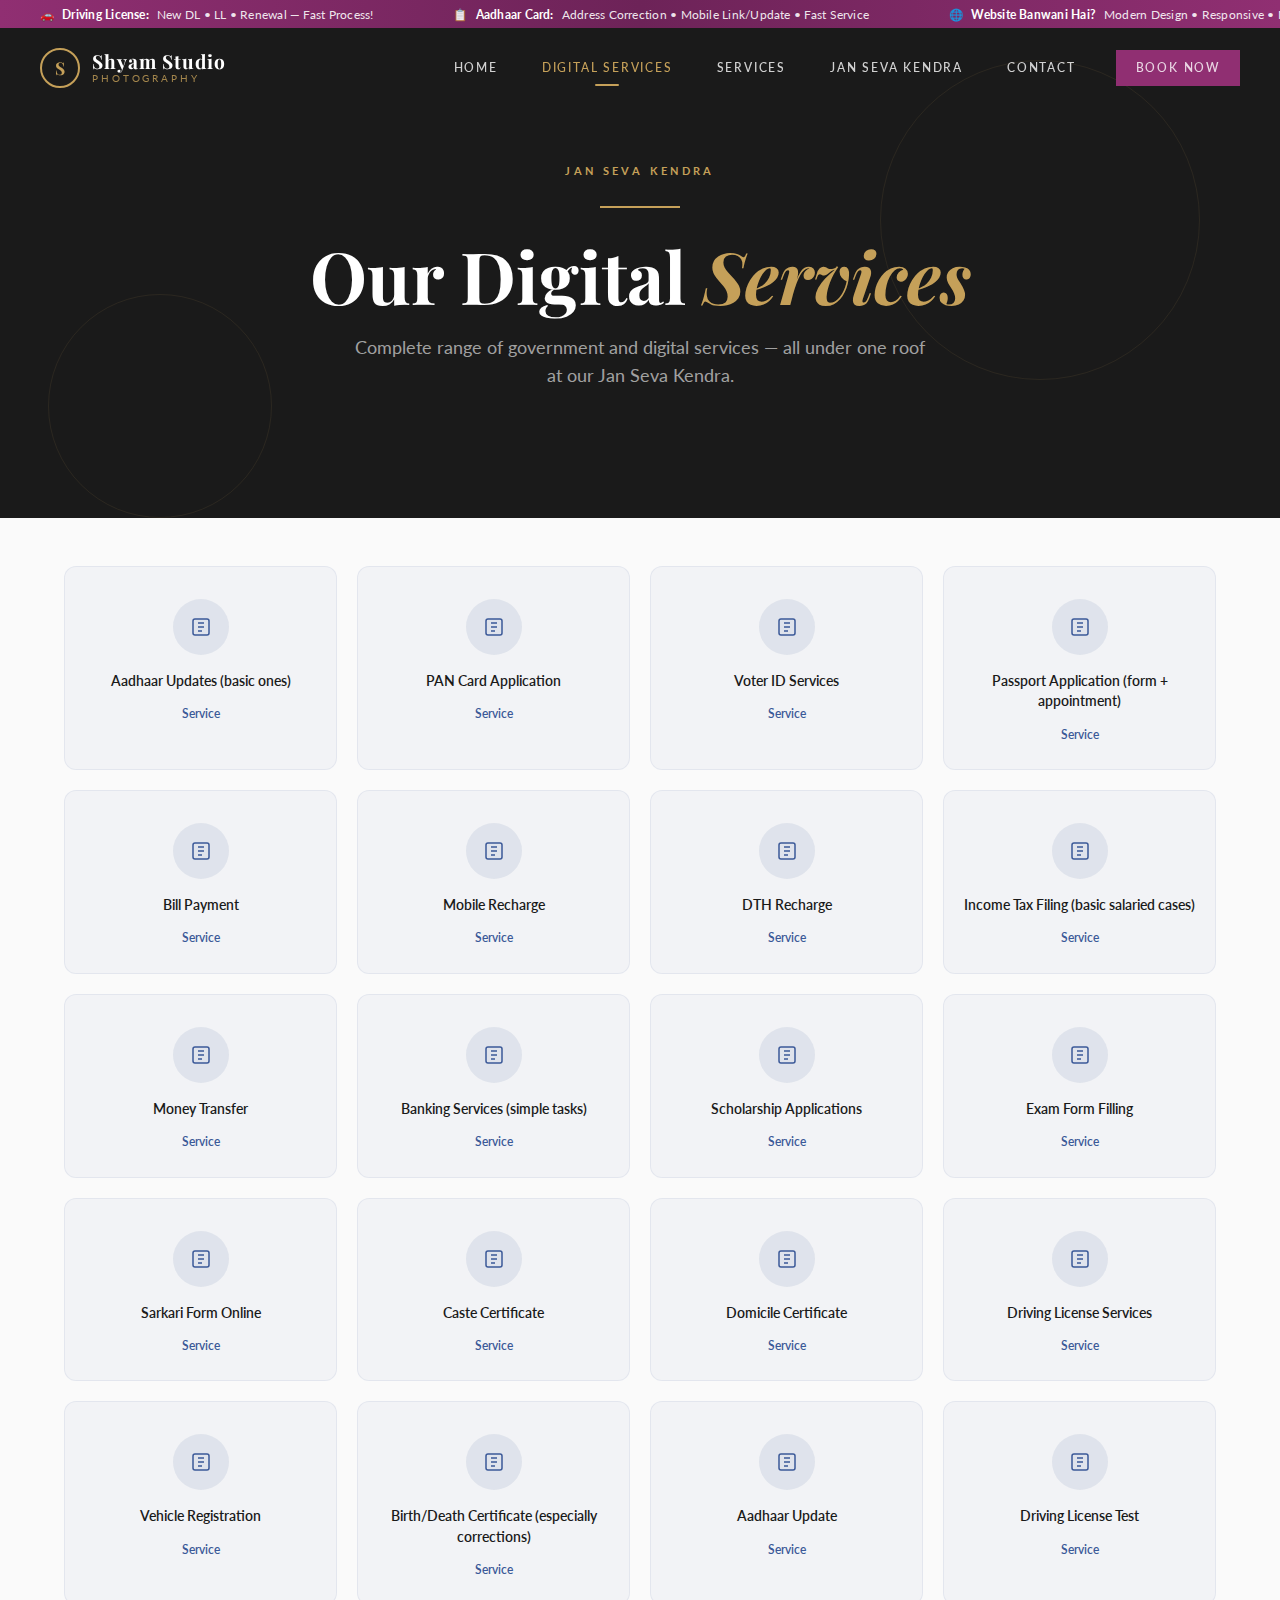
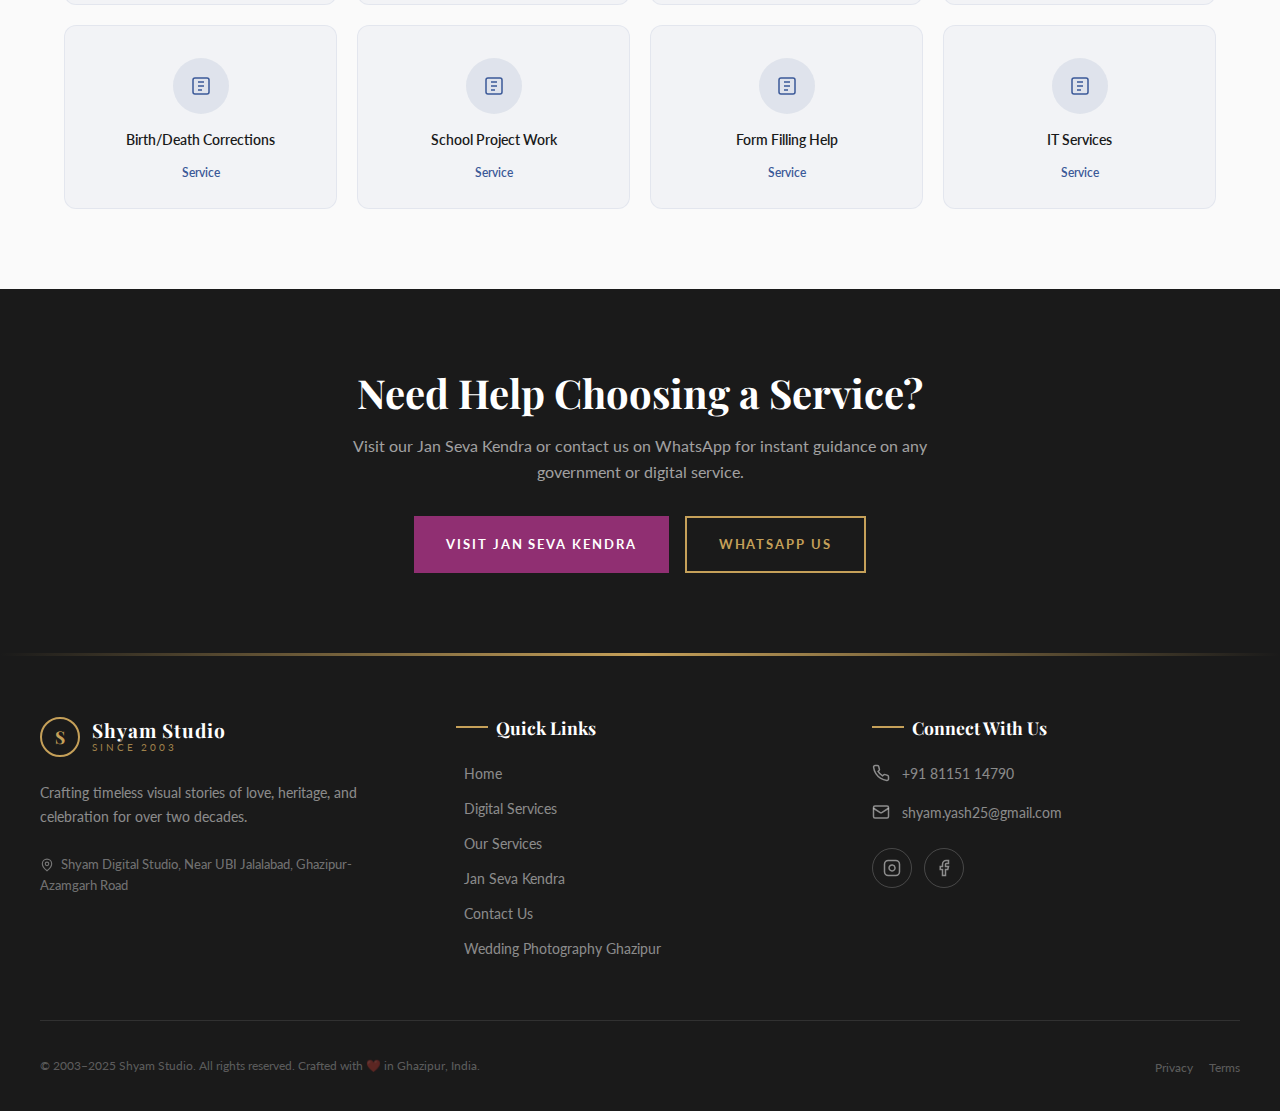
<file: digital-services.html>
<!DOCTYPE html>
<html lang="en">

<head>
  <!-- Google Analytics -->
  <script async src="https://www.googletagmanager.com/gtag/js?id=G-YJ4TCC15BT"></script>
  <script>
    window.dataLayer = window.dataLayer || [];
    function gtag() { dataLayer.push(arguments); }
    gtag('js', new Date());
    gtag('config', 'G-YJ4TCC15BT');
  </script>

  <meta charset="UTF-8" />
  <meta name="viewport" content="width=device-width, initial-scale=1.0" />
  <title>Digital Services — Shyam Studio | Government & Online Services in Ghazipur</title>
  <meta name="description"
    content="Explore all digital and government services at Shyam Studio Jan Seva Kendra — Aadhaar, PAN Card, Voter ID, passport, tax filing, certificates and more in Ghazipur." />
  <link rel="canonical" href="https://shyamstudios.online/digital-services" />
  <meta property="og:title" content="Digital Services — Shyam Studio" />
  <meta property="og:description" content="All government and digital services under one roof. Apply online now." />
  <meta property="og:image"
    content="https://images.unsplash.com/photo-1583089892943-e02e5b017b6a?w=1200&h=630&fit=crop" />
  <link rel="icon" type="image/svg+xml" href="favicon.svg" />
  <link rel="preconnect" href="https://fonts.googleapis.com" />
  <link rel="preconnect" href="https://fonts.gstatic.com" crossorigin />
  <link
    href="https://fonts.googleapis.com/css2?family=Playfair+Display:ital,wght@0,400;0,500;0,600;0,700;0,800;1,400;1,500;1,600&family=Lato:wght@300;400;700;900&display=swap"
    rel="stylesheet" />
  <link rel="stylesheet" href="styles.css" />
</head>

<body>

  <!-- TOP MARQUEE STRIP -->
  <div class="top-strip">
    <div class="top-strip-track">
      <span>🚗 <strong>Driving License:</strong> New DL • LL • Renewal — Fast Process!</span>
      <span>📋 <strong>Aadhaar Card:</strong> Address Correction • Mobile Link/Update • Fast Service</span>
      <span>🌐 <strong>Website Banwani Hai?</strong> Modern Design • Responsive • Mobile Friendly</span>
      <span>📸 <strong>Event Booking:</strong> Wedding • Pre-Wedding • Engagement • Corporate • Birthday • Family Shoot</span>
      <span>🚗 <strong>Driving License:</strong> New DL • LL • Renewal — Fast Process!</span>
      <span>📋 <strong>Aadhaar Card:</strong> Address Correction • Mobile Link/Update • Fast Service</span>
      <span>🌐 <strong>Website Banwani Hai?</strong> Modern Design • Responsive • Mobile Friendly</span>
      <span>📸 <strong>Event Booking:</strong> Wedding • Pre-Wedding • Engagement • Corporate • Birthday • Family Shoot</span>
    </div>
  </div>

  <!-- NAVBAR -->
  <nav class="navbar" id="navbar">
    <div class="navbar-inner">
      <a href="index.html" class="logo">
        <div class="logo-circle"><span>S</span></div>
        <div class="logo-text">
          <h3>Shyam Studio</h3><small>Photography</small>
        </div>
      </a>
      <div class="nav-links">
        <a href="index.html">Home</a>
        <a href="digital-services.html" class="active">Digital Services</a>
        <a href="services.html">Services</a>
        <a href="janseva-kendra.html">Jan Seva Kendra</a>
        <a href="contact.html">Contact</a>
        <a href="contact.html" class="nav-cta">Book Now</a>
      </div>
      <button class="hamburger" id="hamburger" aria-label="Open menu"><span></span><span></span><span></span></button>
    </div>
  </nav>
  <div class="mobile-menu" id="mobile-menu">
    <a href="index.html">Home</a>
    <a href="digital-services.html" class="active">Digital Services</a>
    <a href="services.html">Services</a>
    <a href="janseva-kendra.html">Jan Seva Kendra</a>
    <a href="contact.html">Contact</a>
    <div class="mobile-menu-ctas"><a href="contact.html" class="btn-berry">Book Now</a></div>
  </div>

  <!-- PAGE HERO -->
  <section class="page-hero" style="padding-bottom:8rem;">
    <div class="deco" style="width:20rem;height:20rem;top:2rem;right:5rem;"></div>
    <div class="deco" style="width:14rem;height:14rem;bottom:0;left:3rem;"></div>
    <div style="position:relative;">
      <span class="section-label">Jan Seva Kendra</span>
      <div class="gold-divider"></div>
      <h1>Our Digital <em>Services</em></h1>
      <p>Complete range of government and digital services — all under one roof at our Jan Seva Kendra.</p>
    </div>
  </section>

  <!-- SERVICES GRID -->
  <section style="padding:3rem 1.5rem 5rem;">
    <div class="container">
      <div class="ds-grid" id="ds-grid">

        <div class="ds-card" data-service="Aadhaar Updates" data-docs="Aadhaar Card,Mobile Number linked to Aadhaar,Proof of Address (if address update),Proof of Date of Birth (if DOB update),Passport size photo">
          <div class="ds-icon"><svg width="24" height="24" viewBox="0 0 24 24" fill="none" stroke="#3b5998" stroke-width="1.5"><rect x="4" y="4" width="16" height="16" rx="2"/><path d="M9 12h6M9 8h6M9 16h4"/></svg></div>
          <h3>Aadhaar Updates (basic ones)</h3>
          <span class="ds-tag">Service</span>
        </div>

        <div class="ds-card" data-service="PAN Card" data-docs="Aadhaar Card,Proof of Identity,Proof of Address,Date of Birth Proof,Passport size photo">
          <div class="ds-icon"><svg width="24" height="24" viewBox="0 0 24 24" fill="none" stroke="#3b5998" stroke-width="1.5"><rect x="4" y="4" width="16" height="16" rx="2"/><path d="M9 12h6M9 8h6M9 16h4"/></svg></div>
          <h3>PAN Card Application</h3>
          <span class="ds-tag">Service</span>
        </div>

        <div class="ds-card" data-service="Voter ID" data-docs="Aadhaar Card,Proof of Address,Proof of Age,Passport size photo,Residence proof">
          <div class="ds-icon"><svg width="24" height="24" viewBox="0 0 24 24" fill="none" stroke="#3b5998" stroke-width="1.5"><rect x="4" y="4" width="16" height="16" rx="2"/><path d="M9 12h6M9 8h6M9 16h4"/></svg></div>
          <h3>Voter ID Services</h3>
          <span class="ds-tag">Service</span>
        </div>

        <div class="ds-card" data-service="Passport Application" data-docs="Aadhaar Card,PAN Card,Proof of Address,Date of Birth Certificate,Educational Certificates,Passport size photo (white background)">
          <div class="ds-icon"><svg width="24" height="24" viewBox="0 0 24 24" fill="none" stroke="#3b5998" stroke-width="1.5"><rect x="4" y="4" width="16" height="16" rx="2"/><path d="M9 12h6M9 8h6M9 16h4"/></svg></div>
          <h3>Passport Application (form + appointment)</h3>
          <span class="ds-tag">Service</span>
        </div>

        <div class="ds-card" data-service="Bill Payment" data-docs="Bill account number,Previous bill copy,Customer ID,Mobile number linked to account">
          <div class="ds-icon"><svg width="24" height="24" viewBox="0 0 24 24" fill="none" stroke="#3b5998" stroke-width="1.5"><rect x="4" y="4" width="16" height="16" rx="2"/><path d="M9 12h6M9 8h6M9 16h4"/></svg></div>
          <h3>Bill Payment</h3>
          <span class="ds-tag">Service</span>
        </div>

        <div class="ds-card" data-service="Mobile Recharge" data-docs="Mobile number,Recharge amount,Operator details">
          <div class="ds-icon"><svg width="24" height="24" viewBox="0 0 24 24" fill="none" stroke="#3b5998" stroke-width="1.5"><rect x="4" y="4" width="16" height="16" rx="2"/><path d="M9 12h6M9 8h6M9 16h4"/></svg></div>
          <h3>Mobile Recharge</h3>
          <span class="ds-tag">Service</span>
        </div>

        <div class="ds-card" data-service="DTH Recharge" data-docs="DTH account number / Customer ID,Subscriber name,Recharge plan details">
          <div class="ds-icon"><svg width="24" height="24" viewBox="0 0 24 24" fill="none" stroke="#3b5998" stroke-width="1.5"><rect x="4" y="4" width="16" height="16" rx="2"/><path d="M9 12h6M9 8h6M9 16h4"/></svg></div>
          <h3>DTH Recharge</h3>
          <span class="ds-tag">Service</span>
        </div>

        <div class="ds-card" data-service="Income Tax Filing" data-docs="PAN Card,Aadhaar Card,Form 16 from employer,Bank statements,Investment proofs (80C/80D),Previous year IT return (if any)">
          <div class="ds-icon"><svg width="24" height="24" viewBox="0 0 24 24" fill="none" stroke="#3b5998" stroke-width="1.5"><rect x="4" y="4" width="16" height="16" rx="2"/><path d="M9 12h6M9 8h6M9 16h4"/></svg></div>
          <h3>Income Tax Filing (basic salaried cases)</h3>
          <span class="ds-tag">Service</span>
        </div>

        <div class="ds-card" data-service="Money Transfer" data-docs="Sender Aadhaar Card / ID proof,Recipient bank account details,IFSC Code,Mobile number">
          <div class="ds-icon"><svg width="24" height="24" viewBox="0 0 24 24" fill="none" stroke="#3b5998" stroke-width="1.5"><rect x="4" y="4" width="16" height="16" rx="2"/><path d="M9 12h6M9 8h6M9 16h4"/></svg></div>
          <h3>Money Transfer</h3>
          <span class="ds-tag">Service</span>
        </div>

        <div class="ds-card" data-service="Banking Services" data-docs="Aadhaar Card,PAN Card,Bank passbook,Account number,Mobile number linked to account">
          <div class="ds-icon"><svg width="24" height="24" viewBox="0 0 24 24" fill="none" stroke="#3b5998" stroke-width="1.5"><rect x="4" y="4" width="16" height="16" rx="2"/><path d="M9 12h6M9 8h6M9 16h4"/></svg></div>
          <h3>Banking Services (simple tasks)</h3>
          <span class="ds-tag">Service</span>
        </div>

        <div class="ds-card" data-service="Scholarship Applications" data-docs="Aadhaar Card,Income Certificate,Caste Certificate (if applicable),Previous marksheet,Bank account details,Passport size photo,School / College ID">
          <div class="ds-icon"><svg width="24" height="24" viewBox="0 0 24 24" fill="none" stroke="#3b5998" stroke-width="1.5"><rect x="4" y="4" width="16" height="16" rx="2"/><path d="M9 12h6M9 8h6M9 16h4"/></svg></div>
          <h3>Scholarship Applications</h3>
          <span class="ds-tag">Service</span>
        </div>

        <div class="ds-card" data-service="Exam Form Filling" data-docs="Aadhaar Card,Previous marksheet / certificates,Passport size photo,Signature scan,Category certificate (if applicable),Mobile number and email">
          <div class="ds-icon"><svg width="24" height="24" viewBox="0 0 24 24" fill="none" stroke="#3b5998" stroke-width="1.5"><rect x="4" y="4" width="16" height="16" rx="2"/><path d="M9 12h6M9 8h6M9 16h4"/></svg></div>
          <h3>Exam Form Filling</h3>
          <span class="ds-tag">Service</span>
        </div>

        <div class="ds-card" data-service="Sarkari Form Online" data-docs="Aadhaar Card,Educational certificates,Passport size photo,Signature scan,Category certificate (if applicable),Domicile certificate">
          <div class="ds-icon"><svg width="24" height="24" viewBox="0 0 24 24" fill="none" stroke="#3b5998" stroke-width="1.5"><rect x="4" y="4" width="16" height="16" rx="2"/><path d="M9 12h6M9 8h6M9 16h4"/></svg></div>
          <h3>Sarkari Form Online</h3>
          <span class="ds-tag">Service</span>
        </div>

        <div class="ds-card" data-service="Caste Certificate" data-docs="Aadhaar Card,Father's Caste Certificate (if available),Ration Card,Affidavit,Passport size photo">
          <div class="ds-icon"><svg width="24" height="24" viewBox="0 0 24 24" fill="none" stroke="#3b5998" stroke-width="1.5"><rect x="4" y="4" width="16" height="16" rx="2"/><path d="M9 12h6M9 8h6M9 16h4"/></svg></div>
          <h3>Caste Certificate</h3>
          <span class="ds-tag">Service</span>
        </div>

        <div class="ds-card" data-service="Domicile Certificate" data-docs="Aadhaar Card,Proof of Residence,Birth Certificate,Ration Card,Passport size photo,Affidavit">
          <div class="ds-icon"><svg width="24" height="24" viewBox="0 0 24 24" fill="none" stroke="#3b5998" stroke-width="1.5"><rect x="4" y="4" width="16" height="16" rx="2"/><path d="M9 12h6M9 8h6M9 16h4"/></svg></div>
          <h3>Domicile Certificate</h3>
          <span class="ds-tag">Service</span>
        </div>

        <div class="ds-card" data-service="Driving License Services" data-docs="Aadhaar Card,Proof of Address,Proof of Age,Medical Certificate (Form 1A),Passport size photo,Learner's License (for permanent DL)">
          <div class="ds-icon"><svg width="24" height="24" viewBox="0 0 24 24" fill="none" stroke="#3b5998" stroke-width="1.5"><rect x="4" y="4" width="16" height="16" rx="2"/><path d="M9 12h6M9 8h6M9 16h4"/></svg></div>
          <h3>Driving License Services</h3>
          <span class="ds-tag">Service</span>
        </div>

        <div class="ds-card" data-service="Vehicle Registration" data-docs="Aadhaar Card,Proof of Address,Sale Invoice of vehicle,Insurance Certificate,PUC Certificate,Passport size photo">
          <div class="ds-icon"><svg width="24" height="24" viewBox="0 0 24 24" fill="none" stroke="#3b5998" stroke-width="1.5"><rect x="4" y="4" width="16" height="16" rx="2"/><path d="M9 12h6M9 8h6M9 16h4"/></svg></div>
          <h3>Vehicle Registration</h3>
          <span class="ds-tag">Service</span>
        </div>

        <div class="ds-card" data-service="Birth/Death Certificate" data-docs="Hospital discharge slip / report,Aadhaar Card of parents,Marriage Certificate of parents,Proof of Address,Affidavit (for late registration)">
          <div class="ds-icon"><svg width="24" height="24" viewBox="0 0 24 24" fill="none" stroke="#3b5998" stroke-width="1.5"><rect x="4" y="4" width="16" height="16" rx="2"/><path d="M9 12h6M9 8h6M9 16h4"/></svg></div>
          <h3>Birth/Death Certificate (especially corrections)</h3>
          <span class="ds-tag">Service</span>
        </div>

        <div class="ds-card" data-service="Aadhaar Update" data-docs="Current Aadhaar Card,Mobile number linked to Aadhaar,Document for update (address/name/DOB proof),Passport size photo">
          <div class="ds-icon"><svg width="24" height="24" viewBox="0 0 24 24" fill="none" stroke="#3b5998" stroke-width="1.5"><rect x="4" y="4" width="16" height="16" rx="2"/><path d="M9 12h6M9 8h6M9 16h4"/></svg></div>
          <h3>Aadhaar Update</h3>
          <span class="ds-tag">Service</span>
        </div>

        <div class="ds-card" data-service="Driving License Test" data-docs="Learner's License,Aadhaar Card,Proof of Address,Medical Certificate,Passport size photo,Form 4 (Application form)">
          <div class="ds-icon"><svg width="24" height="24" viewBox="0 0 24 24" fill="none" stroke="#3b5998" stroke-width="1.5"><rect x="4" y="4" width="16" height="16" rx="2"/><path d="M9 12h6M9 8h6M9 16h4"/></svg></div>
          <h3>Driving License Test</h3>
          <span class="ds-tag">Service</span>
        </div>

        <div class="ds-card" data-service="Birth/Death Corrections" data-docs="Existing Birth/Death Certificate,Aadhaar Card,Proof for correction (school records etc),Affidavit,Passport size photo">
          <div class="ds-icon"><svg width="24" height="24" viewBox="0 0 24 24" fill="none" stroke="#3b5998" stroke-width="1.5"><rect x="4" y="4" width="16" height="16" rx="2"/><path d="M9 12h6M9 8h6M9 16h4"/></svg></div>
          <h3>Birth/Death Corrections</h3>
          <span class="ds-tag">Service</span>
        </div>

        <div class="ds-card" data-service="School Project Work" data-docs="Project topic / requirements,Reference materials (if any),School ID card,Deadline details">
          <div class="ds-icon"><svg width="24" height="24" viewBox="0 0 24 24" fill="none" stroke="#3b5998" stroke-width="1.5"><rect x="4" y="4" width="16" height="16" rx="2"/><path d="M9 12h6M9 8h6M9 16h4"/></svg></div>
          <h3>School Project Work</h3>
          <span class="ds-tag">Service</span>
        </div>

        <div class="ds-card" data-service="Form Filling Help" data-docs="Relevant form details,Aadhaar Card,Supporting documents as per form,Passport size photo,Mobile number and email">
          <div class="ds-icon"><svg width="24" height="24" viewBox="0 0 24 24" fill="none" stroke="#3b5998" stroke-width="1.5"><rect x="4" y="4" width="16" height="16" rx="2"/><path d="M9 12h6M9 8h6M9 16h4"/></svg></div>
          <h3>Form Filling Help</h3>
          <span class="ds-tag">Service</span>
        </div>

        <div class="ds-card" data-service="IT Services" data-docs="Device details (if repair),Requirements description,Any reference files,Contact information">
          <div class="ds-icon"><svg width="24" height="24" viewBox="0 0 24 24" fill="none" stroke="#3b5998" stroke-width="1.5"><rect x="4" y="4" width="16" height="16" rx="2"/><path d="M9 12h6M9 8h6M9 16h4"/></svg></div>
          <h3>IT Services</h3>
          <span class="ds-tag">Service</span>
        </div>

      </div>
    </div>
  </section>

  <!-- SERVICE DETAIL MODAL -->
  <div class="ds-modal-overlay" id="ds-modal-overlay">
    <div class="ds-modal">
      <div class="ds-modal-header">
        <div class="ds-modal-header-left">
          <div class="ds-modal-header-icon">
            <svg width="28" height="28" viewBox="0 0 24 24" fill="none" stroke="#fff" stroke-width="1.5"><rect x="4" y="4" width="16" height="16" rx="2"/><path d="M9 12h6M9 8h6M9 16h4"/></svg>
          </div>
          <div>
            <h3 id="ds-modal-title">Service Name</h3>
            <span>Documents</span>
          </div>
        </div>
        <button class="ds-modal-close" id="ds-modal-close">
          <svg width="24" height="24" viewBox="0 0 24 24" fill="none" stroke="#fff" stroke-width="2"><path d="M18 6 6 18"/><path d="m6 6 12 12"/></svg>
        </button>
      </div>
      <div class="ds-modal-body">
        <div class="ds-modal-docs-label">
          <svg width="20" height="20" viewBox="0 0 24 24" fill="none" stroke="#3b5998" stroke-width="1.5"><rect x="4" y="4" width="16" height="16" rx="2"/><path d="M9 12h6M9 8h6M9 16h4"/></svg>
          <span>आवश्यक दस्तावेज (Required Documents)</span>
        </div>
        <ul class="ds-modal-docs-list" id="ds-modal-docs">
        </ul>
      </div>
      <div class="ds-modal-footer">
        <a href="janseva-kendra.html" class="ds-modal-apply" id="ds-modal-apply">
          <svg width="18" height="18" viewBox="0 0 24 24" fill="none" stroke="currentColor" stroke-width="2"><path d="M12 22c5.523 0 10-4.477 10-10S17.523 2 12 2 2 6.477 2 12s4.477 10 10 10z"/><path d="m9 12 2 2 4-4"/></svg>
          Apply for Service
        </a>
        <button class="ds-modal-cancel" id="ds-modal-cancel">Cancel</button>
      </div>
    </div>
  </div>

  <!-- CTA -->
  <section class="dark-cta">
    <h2>Need Help Choosing a Service?</h2>
    <p>Visit our Jan Seva Kendra or contact us on WhatsApp for instant guidance on any government or digital service.</p>
    <div class="cta-buttons">
      <a href="janseva-kendra.html" class="btn-berry">Visit Jan Seva Kendra</a>
      <a href="https://wa.me/918115114790" target="_blank" rel="noopener noreferrer" class="btn-gold-outline">WhatsApp Us</a>
    </div>
  </section>

  <!-- FOOTER -->
  <footer class="footer">
    <div class="gold-top-line"></div>
    <div class="footer-grid">
      <div class="footer-about">
        <div class="logo" style="margin-bottom:1.5rem;">
          <div class="logo-circle"><span>S</span></div>
          <div class="logo-text">
            <h3>Shyam Studio</h3><small>Since 2003</small>
          </div>
        </div>
        <p>Crafting timeless visual stories of love, heritage, and celebration for over two decades.</p>
        <p style="color:rgba(255,255,255,0.4);font-size:0.8rem;margin-top:1rem;">
          <svg width="14" height="14" viewBox="0 0 24 24" fill="none" stroke="currentColor" stroke-width="2"
            style="vertical-align:middle;margin-right:4px;">
            <path d="M20 10c0 6-8 12-8 12s-8-6-8-12a8 8 0 0 1 16 0Z" />
            <circle cx="12" cy="10" r="3" />
          </svg>
          Shyam Digital Studio, Near UBI Jalalabad, Ghazipur-Azamgarh Road
        </p>
      </div>
      <div>
        <h4>Quick Links</h4>
        <ul class="footer-links">
          <li><a href="index.html">Home</a></li>
          <li><a href="digital-services.html">Digital Services</a></li>
          <li><a href="services.html">Our Services</a></li>
          <li><a href="janseva-kendra.html">Jan Seva Kendra</a></li>
          <li><a href="contact.html">Contact Us</a></li>
          <li><a href="wedding-photography-ghazipur.html">Wedding Photography Ghazipur</a></li>
        </ul>
      </div>
      <div>
        <h4>Connect With Us</h4>
        <div class="footer-contact">
          <a href="tel:+918115114790"><svg width="18" height="18" viewBox="0 0 24 24" fill="none" stroke="currentColor"
              stroke-width="2">
              <path
                d="M22 16.92v3a2 2 0 0 1-2.18 2 19.79 19.79 0 0 1-8.63-3.07 19.5 19.5 0 0 1-6-6 19.79 19.79 0 0 1-3.07-8.67A2 2 0 0 1 4.11 2h3a2 2 0 0 1 2 1.72 12.84 12.84 0 0 0 .7 2.81 2 2 0 0 1-.45 2.11L8.09 9.91a16 16 0 0 0 6 6l1.27-1.27a2 2 0 0 1 2.11-.45 12.84 12.84 0 0 0 2.81.7A2 2 0 0 1 22 16.92z" />
            </svg>+91 81151 14790</a>
          <a href="mailto:shyam.yash25@gmail.com"><svg width="18" height="18" viewBox="0 0 24 24" fill="none"
              stroke="currentColor" stroke-width="2">
              <rect width="20" height="16" x="2" y="4" rx="2" />
              <path d="m22 7-8.97 5.7a1.94 1.94 0 0 1-2.06 0L2 7" />
            </svg>shyam.yash25@gmail.com</a>
        </div>
        <div class="social-icons">
          <a href="https://instagram.com/shyamyash97" target="_blank" aria-label="Instagram"><svg width="18" height="18"
              viewBox="0 0 24 24" fill="none" stroke="currentColor" stroke-width="2">
              <rect width="20" height="20" x="2" y="2" rx="5" ry="5" />
              <path d="M16 11.37A4 4 0 1 1 12.63 8 4 4 0 0 1 16 11.37z" />
              <line x1="17.5" x2="17.51" y1="6.5" y2="6.5" />
            </svg></a>
          <a href="https://facebook.com/shyamyash97" target="_blank" aria-label="Facebook"><svg width="18" height="18"
              viewBox="0 0 24 24" fill="none" stroke="currentColor" stroke-width="2">
              <path d="M18 2h-3a5 5 0 0 0-5 5v3H7v4h3v8h4v-8h3l1-4h-4V7a1 1 0 0 1 1-1h3z" />
            </svg></a>
        </div>
      </div>
    </div>
    <div class="footer-bottom">
      <p>&copy; 2003–2025 Shyam Studio. All rights reserved. Crafted with ❤️ in Ghazipur, India.</p>
      <div><a href="#">Privacy</a> &nbsp;&nbsp; <a href="#">Terms</a></div>
    </div>
  </footer>

  <script src="script.js"></script>
</body>

</html>
</file>
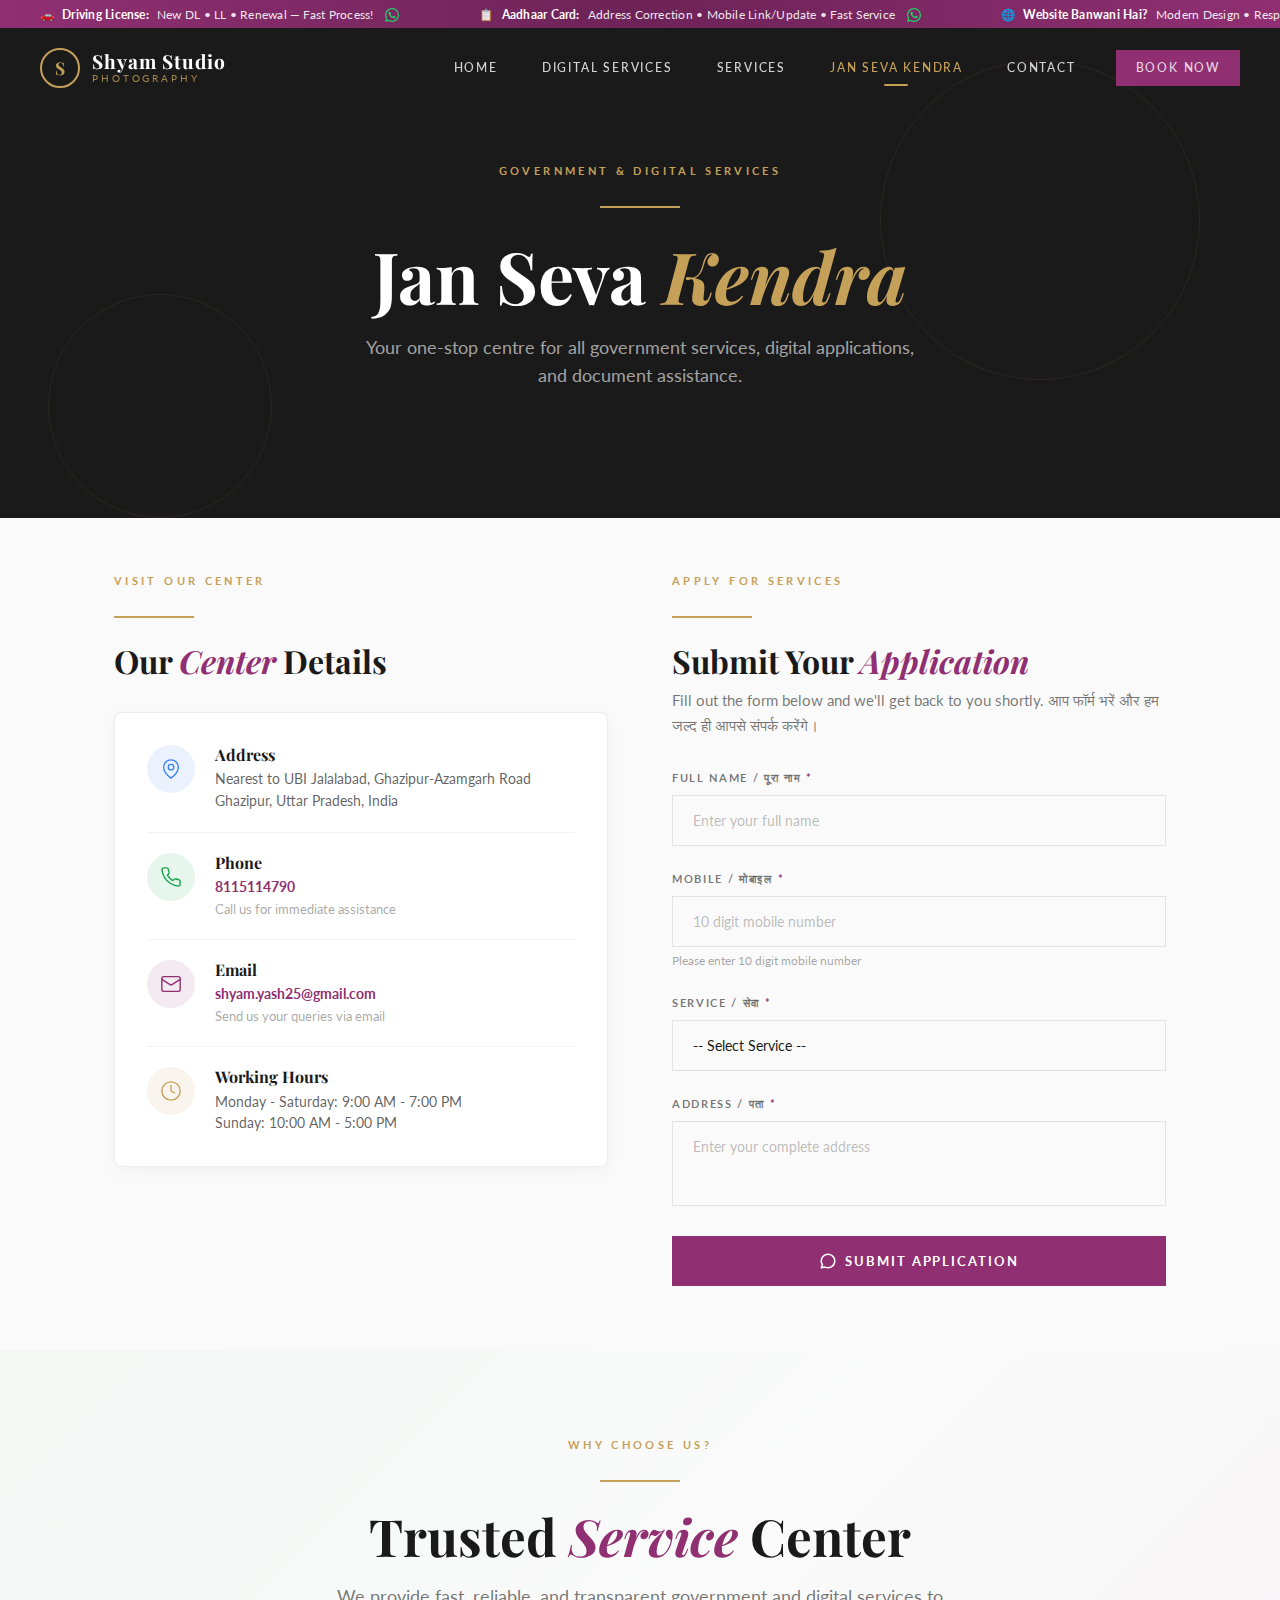
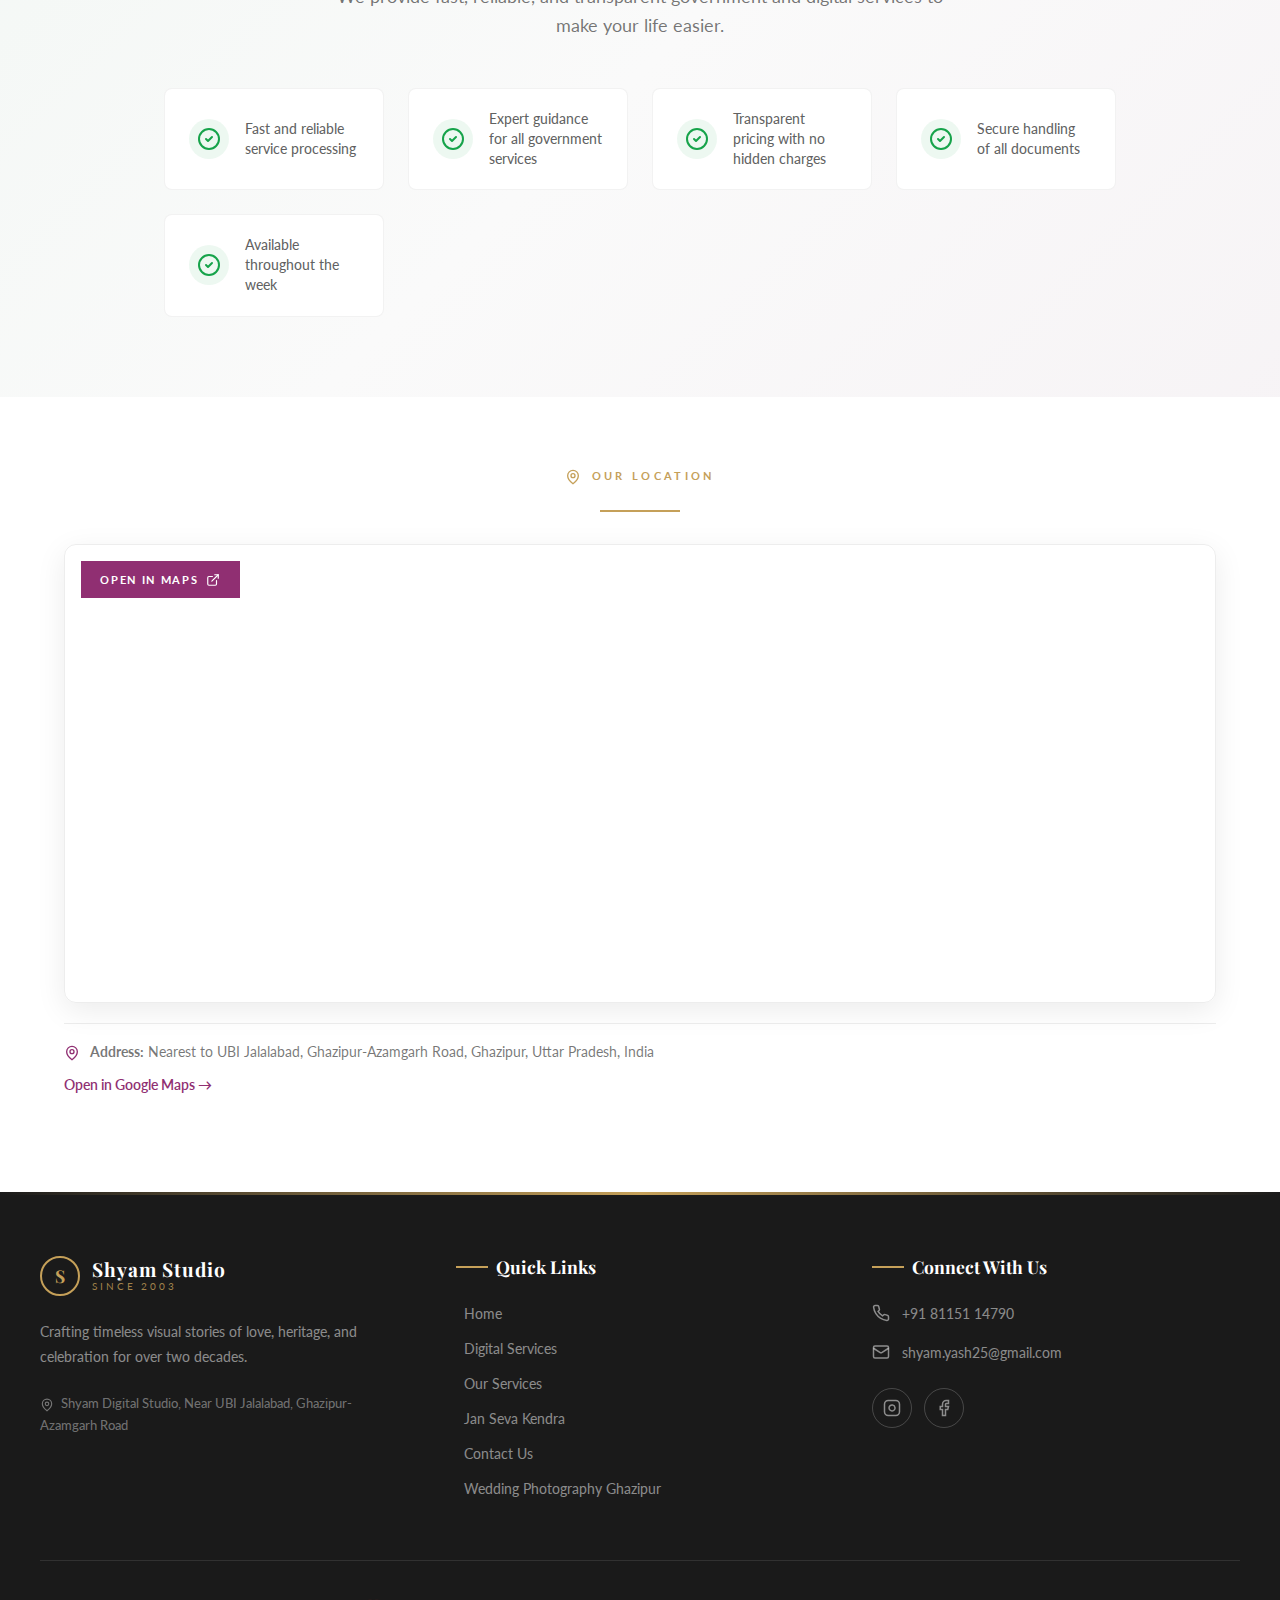
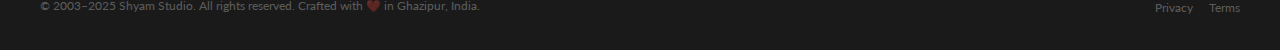
<file: janseva-kendra.html>
<!DOCTYPE html>
<html lang="en">

<head>
  <!-- Google Analytics -->
  <script async src="https://www.googletagmanager.com/gtag/js?id=G-YJ4TCC15BT"></script>
  <script>
    window.dataLayer = window.dataLayer || [];
    function gtag() { dataLayer.push(arguments); }
    gtag('js', new Date());
    gtag('config', 'G-YJ4TCC15BT');
  </script>

  <meta charset="UTF-8" />
  <meta name="viewport" content="width=device-width, initial-scale=1.0" />
  <title>Jan Seva Kendra — Shyam Studio | Government & Digital Services in Ghazipur</title>
  <meta name="description"
    content="Jan Seva Kendra at Shyam Studio offers Aadhaar updates, PAN Card, Voter ID, passport applications, bill payments, IT filing, and more. Visit us in Jalalabad, Ghazipur." />
  <meta name="keywords"
    content="Jan Seva Kendra, Ghazipur, Aadhaar update, PAN card, Voter ID, passport application, digital services, government services, Jalalabad" />
  <link rel="canonical" href="https://shyamstudios.online/janseva-kendra" />
  <meta property="og:title" content="Jan Seva Kendra — Shyam Studio | Government & Digital Services" />
  <meta property="og:description"
    content="Your one-stop centre for all government and digital services. Aadhaar, PAN, Voter ID, passport, tax filing and more." />
  <meta property="og:image"
    content="https://images.unsplash.com/photo-1583089892943-e02e5b017b6a?w=1200&h=630&fit=crop" />
  <link rel="icon" type="image/svg+xml" href="favicon.svg" />
  <link rel="preconnect" href="https://fonts.googleapis.com" />
  <link rel="preconnect" href="https://fonts.gstatic.com" crossorigin />
  <link
    href="https://fonts.googleapis.com/css2?family=Playfair+Display:ital,wght@0,400;0,500;0,600;0,700;0,800;1,400;1,500;1,600&family=Lato:wght@300;400;700;900&display=swap"
    rel="stylesheet" />
  <link rel="stylesheet" href="styles.css" />
</head>

<body>

  <!-- TOP MARQUEE STRIP -->
  <div class="top-strip">
    <div class="top-strip-track">
      <span>🚗 <strong>Driving License:</strong> New DL • LL • Renewal — Fast Process! <a href="contact" class="strip-wa"><svg width="14" height="14" viewBox="0 0 24 24" fill="#25D366"><path d="M17.472 14.382c-.297-.149-1.758-.867-2.03-.967-.273-.099-.471-.148-.67.15-.197.297-.767.966-.94 1.164-.173.199-.347.223-.644.075-.297-.15-1.255-.463-2.39-1.475-.883-.788-1.48-1.761-1.653-2.059-.173-.297-.018-.458.13-.606.134-.133.298-.347.446-.52.149-.174.198-.298.298-.497.099-.198.05-.371-.025-.52-.075-.149-.669-1.612-.916-2.207-.242-.579-.487-.5-.669-.51-.173-.008-.371-.01-.57-.01-.198 0-.52.074-.792.372-.272.297-1.04 1.016-1.04 2.479 0 1.462 1.065 2.875 1.213 3.074.149.198 2.096 3.2 5.077 4.487.709.306 1.262.489 1.694.625.712.227 1.36.195 1.871.118.571-.085 1.758-.719 2.006-1.413.248-.694.248-1.289.173-1.413-.074-.124-.272-.198-.57-.347m-5.421 7.403h-.004a9.87 9.87 0 01-5.031-1.378l-.361-.214-3.741.982.998-3.648-.235-.374a9.86 9.86 0 01-1.51-5.26c.001-5.45 4.436-9.884 9.888-9.884 2.64 0 5.122 1.03 6.988 2.898a9.825 9.825 0 012.893 6.994c-.003 5.45-4.437 9.884-9.885 9.884m8.413-18.297A11.815 11.815 0 0012.05 0C5.495 0 .16 5.335.157 11.892c0 2.096.547 4.142 1.588 5.945L.057 24l6.305-1.654a11.882 11.882 0 005.683 1.448h.005c6.554 0 11.89-5.335 11.893-11.893a11.821 11.821 0 00-3.48-8.413"/></svg></a></span>
      <span>📋 <strong>Aadhaar Card:</strong> Address Correction • Mobile Link/Update • Fast Service <a href="contact" class="strip-wa"><svg width="14" height="14" viewBox="0 0 24 24" fill="#25D366"><path d="M17.472 14.382c-.297-.149-1.758-.867-2.03-.967-.273-.099-.471-.148-.67.15-.197.297-.767.966-.94 1.164-.173.199-.347.223-.644.075-.297-.15-1.255-.463-2.39-1.475-.883-.788-1.48-1.761-1.653-2.059-.173-.297-.018-.458.13-.606.134-.133.298-.347.446-.52.149-.174.198-.298.298-.497.099-.198.05-.371-.025-.52-.075-.149-.669-1.612-.916-2.207-.242-.579-.487-.5-.669-.51-.173-.008-.371-.01-.57-.01-.198 0-.52.074-.792.372-.272.297-1.04 1.016-1.04 2.479 0 1.462 1.065 2.875 1.213 3.074.149.198 2.096 3.2 5.077 4.487.709.306 1.262.489 1.694.625.712.227 1.36.195 1.871.118.571-.085 1.758-.719 2.006-1.413.248-.694.248-1.289.173-1.413-.074-.124-.272-.198-.57-.347m-5.421 7.403h-.004a9.87 9.87 0 01-5.031-1.378l-.361-.214-3.741.982.998-3.648-.235-.374a9.86 9.86 0 01-1.51-5.26c.001-5.45 4.436-9.884 9.888-9.884 2.64 0 5.122 1.03 6.988 2.898a9.825 9.825 0 012.893 6.994c-.003 5.45-4.437 9.884-9.885 9.884m8.413-18.297A11.815 11.815 0 0012.05 0C5.495 0 .16 5.335.157 11.892c0 2.096.547 4.142 1.588 5.945L.057 24l6.305-1.654a11.882 11.882 0 005.683 1.448h.005c6.554 0 11.89-5.335 11.893-11.893a11.821 11.821 0 00-3.48-8.413"/></svg></a></span>
      <span>🌐 <strong>Website Banwani Hai?</strong> Modern Design • Responsive • Mobile Friendly <a href="contact" class="strip-wa"><svg width="14" height="14" viewBox="0 0 24 24" fill="#25D366"><path d="M17.472 14.382c-.297-.149-1.758-.867-2.03-.967-.273-.099-.471-.148-.67.15-.197.297-.767.966-.94 1.164-.173.199-.347.223-.644.075-.297-.15-1.255-.463-2.39-1.475-.883-.788-1.48-1.761-1.653-2.059-.173-.297-.018-.458.13-.606.134-.133.298-.347.446-.52.149-.174.198-.298.298-.497.099-.198.05-.371-.025-.52-.075-.149-.669-1.612-.916-2.207-.242-.579-.487-.5-.669-.51-.173-.008-.371-.01-.57-.01-.198 0-.52.074-.792.372-.272.297-1.04 1.016-1.04 2.479 0 1.462 1.065 2.875 1.213 3.074.149.198 2.096 3.2 5.077 4.487.709.306 1.262.489 1.694.625.712.227 1.36.195 1.871.118.571-.085 1.758-.719 2.006-1.413.248-.694.248-1.289.173-1.413-.074-.124-.272-.198-.57-.347m-5.421 7.403h-.004a9.87 9.87 0 01-5.031-1.378l-.361-.214-3.741.982.998-3.648-.235-.374a9.86 9.86 0 01-1.51-5.26c.001-5.45 4.436-9.884 9.888-9.884 2.64 0 5.122 1.03 6.988 2.898a9.825 9.825 0 012.893 6.994c-.003 5.45-4.437 9.884-9.885 9.884m8.413-18.297A11.815 11.815 0 0012.05 0C5.495 0 .16 5.335.157 11.892c0 2.096.547 4.142 1.588 5.945L.057 24l6.305-1.654a11.882 11.882 0 005.683 1.448h.005c6.554 0 11.89-5.335 11.893-11.893a11.821 11.821 0 00-3.48-8.413"/></svg></a></span>
      <span>📸 <strong>Event Booking:</strong> Wedding • Pre-Wedding • Engagement • Corporate • Birthday • Family Shoot <a href="contact" class="strip-wa"><svg width="14" height="14" viewBox="0 0 24 24" fill="#25D366"><path d="M17.472 14.382c-.297-.149-1.758-.867-2.03-.967-.273-.099-.471-.148-.67.15-.197.297-.767.966-.94 1.164-.173.199-.347.223-.644.075-.297-.15-1.255-.463-2.39-1.475-.883-.788-1.48-1.761-1.653-2.059-.173-.297-.018-.458.13-.606.134-.133.298-.347.446-.52.149-.174.198-.298.298-.497.099-.198.05-.371-.025-.52-.075-.149-.669-1.612-.916-2.207-.242-.579-.487-.5-.669-.51-.173-.008-.371-.01-.57-.01-.198 0-.52.074-.792.372-.272.297-1.04 1.016-1.04 2.479 0 1.462 1.065 2.875 1.213 3.074.149.198 2.096 3.2 5.077 4.487.709.306 1.262.489 1.694.625.712.227 1.36.195 1.871.118.571-.085 1.758-.719 2.006-1.413.248-.694.248-1.289.173-1.413-.074-.124-.272-.198-.57-.347m-5.421 7.403h-.004a9.87 9.87 0 01-5.031-1.378l-.361-.214-3.741.982.998-3.648-.235-.374a9.86 9.86 0 01-1.51-5.26c.001-5.45 4.436-9.884 9.888-9.884 2.64 0 5.122 1.03 6.988 2.898a9.825 9.825 0 012.893 6.994c-.003 5.45-4.437 9.884-9.885 9.884m8.413-18.297A11.815 11.815 0 0012.05 0C5.495 0 .16 5.335.157 11.892c0 2.096.547 4.142 1.588 5.945L.057 24l6.305-1.654a11.882 11.882 0 005.683 1.448h.005c6.554 0 11.89-5.335 11.893-11.893a11.821 11.821 0 00-3.48-8.413"/></svg></a></span>
      <span>🚗 <strong>Driving License:</strong> New DL • LL • Renewal — Fast Process! <a href="contact" class="strip-wa"><svg width="14" height="14" viewBox="0 0 24 24" fill="#25D366"><path d="M17.472 14.382c-.297-.149-1.758-.867-2.03-.967-.273-.099-.471-.148-.67.15-.197.297-.767.966-.94 1.164-.173.199-.347.223-.644.075-.297-.15-1.255-.463-2.39-1.475-.883-.788-1.48-1.761-1.653-2.059-.173-.297-.018-.458.13-.606.134-.133.298-.347.446-.52.149-.174.198-.298.298-.497.099-.198.05-.371-.025-.52-.075-.149-.669-1.612-.916-2.207-.242-.579-.487-.5-.669-.51-.173-.008-.371-.01-.57-.01-.198 0-.52.074-.792.372-.272.297-1.04 1.016-1.04 2.479 0 1.462 1.065 2.875 1.213 3.074.149.198 2.096 3.2 5.077 4.487.709.306 1.262.489 1.694.625.712.227 1.36.195 1.871.118.571-.085 1.758-.719 2.006-1.413.248-.694.248-1.289.173-1.413-.074-.124-.272-.198-.57-.347m-5.421 7.403h-.004a9.87 9.87 0 01-5.031-1.378l-.361-.214-3.741.982.998-3.648-.235-.374a9.86 9.86 0 01-1.51-5.26c.001-5.45 4.436-9.884 9.888-9.884 2.64 0 5.122 1.03 6.988 2.898a9.825 9.825 0 012.893 6.994c-.003 5.45-4.437 9.884-9.885 9.884m8.413-18.297A11.815 11.815 0 0012.05 0C5.495 0 .16 5.335.157 11.892c0 2.096.547 4.142 1.588 5.945L.057 24l6.305-1.654a11.882 11.882 0 005.683 1.448h.005c6.554 0 11.89-5.335 11.893-11.893a11.821 11.821 0 00-3.48-8.413"/></svg></a></span>
      <span>📋 <strong>Aadhaar Card:</strong> Address Correction • Mobile Link/Update • Fast Service <a href="contact" class="strip-wa"><svg width="14" height="14" viewBox="0 0 24 24" fill="#25D366"><path d="M17.472 14.382c-.297-.149-1.758-.867-2.03-.967-.273-.099-.471-.148-.67.15-.197.297-.767.966-.94 1.164-.173.199-.347.223-.644.075-.297-.15-1.255-.463-2.39-1.475-.883-.788-1.48-1.761-1.653-2.059-.173-.297-.018-.458.13-.606.134-.133.298-.347.446-.52.149-.174.198-.298.298-.497.099-.198.05-.371-.025-.52-.075-.149-.669-1.612-.916-2.207-.242-.579-.487-.5-.669-.51-.173-.008-.371-.01-.57-.01-.198 0-.52.074-.792.372-.272.297-1.04 1.016-1.04 2.479 0 1.462 1.065 2.875 1.213 3.074.149.198 2.096 3.2 5.077 4.487.709.306 1.262.489 1.694.625.712.227 1.36.195 1.871.118.571-.085 1.758-.719 2.006-1.413.248-.694.248-1.289.173-1.413-.074-.124-.272-.198-.57-.347m-5.421 7.403h-.004a9.87 9.87 0 01-5.031-1.378l-.361-.214-3.741.982.998-3.648-.235-.374a9.86 9.86 0 01-1.51-5.26c.001-5.45 4.436-9.884 9.888-9.884 2.64 0 5.122 1.03 6.988 2.898a9.825 9.825 0 012.893 6.994c-.003 5.45-4.437 9.884-9.885 9.884m8.413-18.297A11.815 11.815 0 0012.05 0C5.495 0 .16 5.335.157 11.892c0 2.096.547 4.142 1.588 5.945L.057 24l6.305-1.654a11.882 11.882 0 005.683 1.448h.005c6.554 0 11.89-5.335 11.893-11.893a11.821 11.821 0 00-3.48-8.413"/></svg></a></span>
      <span>🌐 <strong>Website Banwani Hai?</strong> Modern Design • Responsive • Mobile Friendly <a href="contact" class="strip-wa"><svg width="14" height="14" viewBox="0 0 24 24" fill="#25D366"><path d="M17.472 14.382c-.297-.149-1.758-.867-2.03-.967-.273-.099-.471-.148-.67.15-.197.297-.767.966-.94 1.164-.173.199-.347.223-.644.075-.297-.15-1.255-.463-2.39-1.475-.883-.788-1.48-1.761-1.653-2.059-.173-.297-.018-.458.13-.606.134-.133.298-.347.446-.52.149-.174.198-.298.298-.497.099-.198.05-.371-.025-.52-.075-.149-.669-1.612-.916-2.207-.242-.579-.487-.5-.669-.51-.173-.008-.371-.01-.57-.01-.198 0-.52.074-.792.372-.272.297-1.04 1.016-1.04 2.479 0 1.462 1.065 2.875 1.213 3.074.149.198 2.096 3.2 5.077 4.487.709.306 1.262.489 1.694.625.712.227 1.36.195 1.871.118.571-.085 1.758-.719 2.006-1.413.248-.694.248-1.289.173-1.413-.074-.124-.272-.198-.57-.347m-5.421 7.403h-.004a9.87 9.87 0 01-5.031-1.378l-.361-.214-3.741.982.998-3.648-.235-.374a9.86 9.86 0 01-1.51-5.26c.001-5.45 4.436-9.884 9.888-9.884 2.64 0 5.122 1.03 6.988 2.898a9.825 9.825 0 012.893 6.994c-.003 5.45-4.437 9.884-9.885 9.884m8.413-18.297A11.815 11.815 0 0012.05 0C5.495 0 .16 5.335.157 11.892c0 2.096.547 4.142 1.588 5.945L.057 24l6.305-1.654a11.882 11.882 0 005.683 1.448h.005c6.554 0 11.89-5.335 11.893-11.893a11.821 11.821 0 00-3.48-8.413"/></svg></a></span>
      <span>📸 <strong>Event Booking:</strong> Wedding • Pre-Wedding • Engagement • Corporate • Birthday • Family Shoot <a href="contact" class="strip-wa"><svg width="14" height="14" viewBox="0 0 24 24" fill="#25D366"><path d="M17.472 14.382c-.297-.149-1.758-.867-2.03-.967-.273-.099-.471-.148-.67.15-.197.297-.767.966-.94 1.164-.173.199-.347.223-.644.075-.297-.15-1.255-.463-2.39-1.475-.883-.788-1.48-1.761-1.653-2.059-.173-.297-.018-.458.13-.606.134-.133.298-.347.446-.52.149-.174.198-.298.298-.497.099-.198.05-.371-.025-.52-.075-.149-.669-1.612-.916-2.207-.242-.579-.487-.5-.669-.51-.173-.008-.371-.01-.57-.01-.198 0-.52.074-.792.372-.272.297-1.04 1.016-1.04 2.479 0 1.462 1.065 2.875 1.213 3.074.149.198 2.096 3.2 5.077 4.487.709.306 1.262.489 1.694.625.712.227 1.36.195 1.871.118.571-.085 1.758-.719 2.006-1.413.248-.694.248-1.289.173-1.413-.074-.124-.272-.198-.57-.347m-5.421 7.403h-.004a9.87 9.87 0 01-5.031-1.378l-.361-.214-3.741.982.998-3.648-.235-.374a9.86 9.86 0 01-1.51-5.26c.001-5.45 4.436-9.884 9.888-9.884 2.64 0 5.122 1.03 6.988 2.898a9.825 9.825 0 012.893 6.994c-.003 5.45-4.437 9.884-9.885 9.884m8.413-18.297A11.815 11.815 0 0012.05 0C5.495 0 .16 5.335.157 11.892c0 2.096.547 4.142 1.588 5.945L.057 24l6.305-1.654a11.882 11.882 0 005.683 1.448h.005c6.554 0 11.89-5.335 11.893-11.893a11.821 11.821 0 00-3.48-8.413"/></svg></a></span>
    </div>
  </div>

  <!-- NAVBAR -->
  <nav class="navbar" id="navbar">
    <div class="navbar-inner">
      <a href="/" class="logo">
        <div class="logo-circle"><span>S</span></div>
        <div class="logo-text">
          <h3>Shyam Studio</h3><small>Photography</small>
        </div>
      </a>
      <div class="nav-links">
        <a href="/">Home</a>
        <a href="digital-services">Digital Services</a>
        <a href="services">Services</a>
        <a href="janseva-kendra" class="active">Jan Seva Kendra</a>
        <a href="contact">Contact</a>
        <a href="contact" class="nav-cta">Book Now</a>
      </div>
      <button class="hamburger" id="hamburger" aria-label="Open menu"><span></span><span></span><span></span></button>
    </div>
  </nav>
  <div class="mobile-menu" id="mobile-menu">
    <a href="/">Home</a>
    <a href="digital-services">Digital Services</a>
    <a href="services">Services</a>
    <a href="janseva-kendra" class="active">Jan Seva Kendra</a>
    <a href="contact">Contact</a>
    <div class="mobile-menu-ctas"><a href="contact" class="btn-berry">Book Now</a></div>
  </div>

  <!-- PAGE HERO -->
  <section class="page-hero" style="padding-bottom:8rem;">
    <div class="deco" style="width:20rem;height:20rem;top:2rem;right:5rem;"></div>
    <div class="deco" style="width:14rem;height:14rem;bottom:0;left:3rem;"></div>
    <div style="position:relative;">
      <span class="section-label">Government & Digital Services</span>
      <div class="gold-divider"></div>
      <h1>Jan Seva <em>Kendra</em></h1>
      <p>Your one-stop centre for all government services, digital applications, and document assistance.</p>
    </div>
  </section>

  <!-- CONTACT + FORM SECTION -->
  <section style="padding:3rem 1.5rem 4rem;">
    <div class="contact-layout container">

      <!-- Left: Visit Our Center -->
      <div>
        <span class="section-label">Visit Our Center</span>
        <div class="gold-divider" style="margin-left:0;"></div>
        <h2 class="section-heading" style="font-size:2rem;margin-bottom:2rem;">Our <em>Center</em> Details</h2>

        <div class="jsk-info-card">
          <!-- Address -->
          <div class="jsk-info-item">
            <div class="jsk-info-icon" style="background:rgba(59,130,246,0.1);">
              <svg width="22" height="22" viewBox="0 0 24 24" fill="none" stroke="#3b82f6" stroke-width="1.5"
                stroke-linecap="round" stroke-linejoin="round">
                <path d="M20 10c0 6-8 12-8 12s-8-6-8-12a8 8 0 0 1 16 0Z" />
                <circle cx="12" cy="10" r="3" />
              </svg>
            </div>
            <div>
              <h4>Address</h4>
              <p>Nearest to UBI Jalalabad, Ghazipur-Azamgarh Road</p>
              <p>Ghazipur, Uttar Pradesh, India</p>
            </div>
          </div>

          <!-- Phone -->
          <div class="jsk-info-item">
            <div class="jsk-info-icon" style="background:rgba(22,163,74,0.1);">
              <svg width="22" height="22" viewBox="0 0 24 24" fill="none" stroke="#16a34a" stroke-width="1.5"
                stroke-linecap="round" stroke-linejoin="round">
                <path
                  d="M22 16.92v3a2 2 0 0 1-2.18 2 19.79 19.79 0 0 1-8.63-3.07 19.5 19.5 0 0 1-6-6 19.79 19.79 0 0 1-3.07-8.67A2 2 0 0 1 4.11 2h3a2 2 0 0 1 2 1.72 12.84 12.84 0 0 0 .7 2.81 2 2 0 0 1-.45 2.11L8.09 9.91a16 16 0 0 0 6 6l1.27-1.27a2 2 0 0 1 2.11-.45 12.84 12.84 0 0 0 2.81.7A2 2 0 0 1 22 16.92z" />
              </svg>
            </div>
            <div>
              <h4>Phone</h4>
              <p><a href="tel:+918115114790" style="color:var(--berry);font-weight:700;">8115114790</a></p>
              <p class="jsk-hint">Call us for immediate assistance</p>
            </div>
          </div>

          <!-- Email -->
          <div class="jsk-info-item">
            <div class="jsk-info-icon" style="background:rgba(144,47,114,0.1);">
              <svg width="22" height="22" viewBox="0 0 24 24" fill="none" stroke="#902F72" stroke-width="1.5"
                stroke-linecap="round" stroke-linejoin="round">
                <rect width="20" height="16" x="2" y="4" rx="2" />
                <path d="m22 7-8.97 5.7a1.94 1.94 0 0 1-2.06 0L2 7" />
              </svg>
            </div>
            <div>
              <h4>Email</h4>
              <p><a href="mailto:shyam.yash25@gmail.com"
                  style="color:var(--berry);font-weight:700;">shyam.yash25@gmail.com</a></p>
              <p class="jsk-hint">Send us your queries via email</p>
            </div>
          </div>

          <!-- Working Hours -->
          <div class="jsk-info-item">
            <div class="jsk-info-icon" style="background:rgba(197,160,89,0.1);">
              <svg width="22" height="22" viewBox="0 0 24 24" fill="none" stroke="#C5A059" stroke-width="1.5"
                stroke-linecap="round" stroke-linejoin="round">
                <circle cx="12" cy="12" r="10" />
                <polyline points="12 6 12 12 16 14" />
              </svg>
            </div>
            <div>
              <h4>Working Hours</h4>
              <p>Monday - Saturday: 9:00 AM - 7:00 PM</p>
              <p>Sunday: 10:00 AM - 5:00 PM</p>
            </div>
          </div>
        </div>
      </div>

      <!-- Right: Application Form -->
      <div>
        <span class="section-label">Apply for Services</span>
        <div class="gold-divider" style="margin-left:0;"></div>
        <h2 class="section-heading" style="font-size:2rem;margin-bottom:0.5rem;">Submit Your <em>Application</em></h2>
        <p style="color:rgba(26,26,26,0.6);font-size:0.95rem;margin-bottom:2rem;">Fill out the form below and we'll get
          back to you shortly. आप फॉर्म भरें और हम जल्द ही आपसे संपर्क करेंगे।</p>

        <form class="booking-form" id="jsk-form">
          <!-- Full Name -->
          <div class="form-group">
            <label for="jsk-name">Full Name / पूरा नाम <span style="color:var(--berry);">*</span></label>
            <input type="text" id="jsk-name" name="name" placeholder="Enter your full name" required />
          </div>

          <!-- Mobile -->
          <div class="form-group">
            <label for="jsk-mobile">Mobile / मोबाइल <span style="color:var(--berry);">*</span></label>
            <input type="tel" id="jsk-mobile" name="mobile" placeholder="10 digit mobile number" pattern="[0-9]{10}"
              maxlength="10" required />
            <p style="color:rgba(26,26,26,0.4);font-size:0.75rem;margin-top:0.25rem;">Please enter 10 digit mobile
              number</p>
          </div>

          <!-- Service -->
          <div class="form-group">
            <label for="jsk-service">Service / सेवा <span style="color:var(--berry);">*</span></label>
            <select id="jsk-service" name="service" required>
              <option value="" disabled selected>-- Select Service --</option>
              <option>Aadhaar updates (basic ones)</option>
              <option>PAN Card application</option>
              <option>Voter ID services</option>
              <option>Passport application (form + appointment)</option>
              <option>Bill Payment</option>
              <option>Mobile Recharge</option>
              <option>DTH Recharge</option>
              <option>Income Tax Filing (basic salaried cases)</option>
              <option>Money Transfer</option>
              <option>Banking Services (simple tasks)</option>
              <option>Scholarship Applications</option>
              <option>Exam Form Filling</option>
              <option>Sarkari Form Online</option>
              <option>Caste Certificate</option>
              <option>Domicile Certificate</option>
              <option>Driving License Services</option>
              <option>Vehicle Registration</option>
              <option>Birth/Death Certificate (especially corrections)</option>
              <option>Aadhaar update</option>
              <option>Driving License test</option>
              <option>Birth/Death corrections</option>
              <option>School Project Work</option>
              <option>Form Filling Help</option>
              <option>IT Services</option>
            </select>
          </div>

          <!-- Address -->
          <div class="form-group">
            <label for="jsk-address">Address / पता <span style="color:var(--berry);">*</span></label>
            <textarea id="jsk-address" name="address" rows="3" placeholder="Enter your complete address"
              required></textarea>
          </div>

          <button type="submit" class="btn-berry" style="width:100%;justify-content:center;">
            <svg width="18" height="18" viewBox="0 0 24 24" fill="none" stroke="currentColor" stroke-width="2"
              stroke-linecap="round" stroke-linejoin="round">
              <path d="M3 21l1.65-3.8a9 9 0 1 1 3.4 2.9L3 21" />
            </svg>
            Submit Application
          </button>
        </form>

        <div class="form-success" id="jsk-form-success">
          <svg width="48" height="48" viewBox="0 0 24 24" fill="none" stroke="#16a34a" stroke-width="1.5"
            style="display:block;margin:0 auto;">
            <path d="M12 22c5.523 0 10-4.477 10-10S17.523 2 12 2 2 6.477 2 12s4.477 10 10 10z" />
            <path d="m9 12 2 2 4-4" />
          </svg>
          <h3>Opening WhatsApp...</h3>
          <p>Your application details are being pre-filled. Just hit send!</p>
        </div>
      </div>

    </div>
  </section>

  <!-- WHY CHOOSE US -->
  <section class="jsk-why-section">
    <div class="container" style="text-align:center;">
      <span class="section-label">Why Choose Us?</span>
      <div class="gold-divider"></div>
      <h2 class="section-heading">Trusted <em>Service</em> Center</h2>
      <p class="section-subheading" style="margin-bottom:3rem;">We provide fast, reliable, and transparent government
        and digital services to make your life easier.</p>
    </div>
    <div class="jsk-why-grid container">
      <div class="jsk-why-item">
        <div class="jsk-why-icon">
          <svg width="24" height="24" viewBox="0 0 24 24" fill="none" stroke="#16a34a" stroke-width="2"
            stroke-linecap="round" stroke-linejoin="round">
            <path d="M12 22c5.523 0 10-4.477 10-10S17.523 2 12 2 2 6.477 2 12s4.477 10 10 10z" />
            <path d="m9 12 2 2 4-4" />
          </svg>
        </div>
        <p>Fast and reliable service processing</p>
      </div>
      <div class="jsk-why-item">
        <div class="jsk-why-icon">
          <svg width="24" height="24" viewBox="0 0 24 24" fill="none" stroke="#16a34a" stroke-width="2"
            stroke-linecap="round" stroke-linejoin="round">
            <path d="M12 22c5.523 0 10-4.477 10-10S17.523 2 12 2 2 6.477 2 12s4.477 10 10 10z" />
            <path d="m9 12 2 2 4-4" />
          </svg>
        </div>
        <p>Expert guidance for all government services</p>
      </div>
      <div class="jsk-why-item">
        <div class="jsk-why-icon">
          <svg width="24" height="24" viewBox="0 0 24 24" fill="none" stroke="#16a34a" stroke-width="2"
            stroke-linecap="round" stroke-linejoin="round">
            <path d="M12 22c5.523 0 10-4.477 10-10S17.523 2 12 2 2 6.477 2 12s4.477 10 10 10z" />
            <path d="m9 12 2 2 4-4" />
          </svg>
        </div>
        <p>Transparent pricing with no hidden charges</p>
      </div>
      <div class="jsk-why-item">
        <div class="jsk-why-icon">
          <svg width="24" height="24" viewBox="0 0 24 24" fill="none" stroke="#16a34a" stroke-width="2"
            stroke-linecap="round" stroke-linejoin="round">
            <path d="M12 22c5.523 0 10-4.477 10-10S17.523 2 12 2 2 6.477 2 12s4.477 10 10 10z" />
            <path d="m9 12 2 2 4-4" />
          </svg>
        </div>
        <p>Secure handling of all documents</p>
      </div>
      <div class="jsk-why-item">
        <div class="jsk-why-icon">
          <svg width="24" height="24" viewBox="0 0 24 24" fill="none" stroke="#16a34a" stroke-width="2"
            stroke-linecap="round" stroke-linejoin="round">
            <path d="M12 22c5.523 0 10-4.477 10-10S17.523 2 12 2 2 6.477 2 12s4.477 10 10 10z" />
            <path d="m9 12 2 2 4-4" />
          </svg>
        </div>
        <p>Available throughout the week</p>
      </div>
    </div>
  </section>

  <!-- OUR LOCATION -->
  <section class="jsk-map-section">
    <div class="container">
      <div style="text-align:center;margin-bottom:2rem;">
        <span class="section-label">
          <svg width="16" height="16" viewBox="0 0 24 24" fill="none" stroke="currentColor" stroke-width="2"
            style="vertical-align:middle;margin-right:4px;">
            <path d="M20 10c0 6-8 12-8 12s-8-6-8-12a8 8 0 0 1 16 0Z" />
            <circle cx="12" cy="10" r="3" />
          </svg>
          Our Location
        </span>
        <div class="gold-divider"></div>
      </div>

      <div class="jsk-map-wrapper">
        <div class="jsk-map-open-btn">
          <a href="https://maps.app.goo.gl/TP7VUwpnebH6WaSC9" target="_blank" rel="noopener noreferrer"
            class="btn-berry" style="font-size:0.7rem;padding:0.6rem 1.2rem;">
            Open in Maps
            <svg width="14" height="14" viewBox="0 0 24 24" fill="none" stroke="currentColor" stroke-width="2"
              stroke-linecap="round" stroke-linejoin="round">
              <path d="M18 13v6a2 2 0 0 1-2 2H5a2 2 0 0 1-2-2V8a2 2 0 0 1 2-2h6" />
              <polyline points="15 3 21 3 21 9" />
              <line x1="10" x2="21" y1="14" y2="3" />
            </svg>
          </a>
        </div>
        <iframe
          src="https://www.google.com/maps/embed?pb=!1m18!1m12!1m3!1d3591.6841735167636!2d83.4118057!3d25.8139915!2m3!1f0!2f0!3f0!3m2!1i1024!2i768!4f13.1!3m3!1m2!1s0x3991edf1e9b663af%3A0x161198415452763c!2sShyam%20digital%20Studio!5e0!3m2!1sen!2sin!4v1774551763737!5m2!1sen!2sin"
          width="100%" height="450" style="border:0;border-radius:12px;" allowfullscreen="" loading="lazy"
          referrerpolicy="no-referrer-when-downgrade"></iframe>
        <!-- <iframe src="https://www.google.com/maps/embed?pb=!1m18!1m12!1m3!1d3591.6841735167636!2d83.4118057!3d25.8139915!2m3!1f0!2f0!3f0!3m2!1i1024!2i768!4f13.1!3m3!1m2!1s0x3991edf1e9b663af%3A0x161198415452763c!2sShyam%20digital%20Studio!5e0!3m2!1sen!2sin!4v1774551763737!5m2!1sen!2sin"
           width="600" height="450" style="border:0;" allowfullscreen="" loading="lazy" 
           referrerpolicy="no-referrer-when-downgrade"></iframe> -->
      </div>

      <div class="jsk-map-address">
        <p>
          <svg width="16" height="16" viewBox="0 0 24 24" fill="none" stroke="var(--berry)" stroke-width="2"
            style="vertical-align:middle;margin-right:6px;">
            <path d="M20 10c0 6-8 12-8 12s-8-6-8-12a8 8 0 0 1 16 0Z" />
            <circle cx="12" cy="10" r="3" />
          </svg>
          <strong>Address:</strong> Nearest to UBI Jalalabad, Ghazipur-Azamgarh Road, Ghazipur, Uttar Pradesh, India
        </p>
        <a href="https://maps.app.goo.gl/TP7VUwpnebH6WaSC9" target="_blank" rel="noopener noreferrer"
          style="color:var(--berry);font-weight:600;font-size:0.9rem;">Open in Google Maps →</a>
      </div>
    </div>
  </section>

  <!-- FOOTER -->
  <footer class="footer">
    <div class="gold-top-line"></div>
    <div class="footer-grid">
      <div class="footer-about">
        <div class="logo" style="margin-bottom:1.5rem;">
          <div class="logo-circle"><span>S</span></div>
          <div class="logo-text">
            <h3>Shyam Studio</h3><small>Since 2003</small>
          </div>
        </div>
        <p>Crafting timeless visual stories of love, heritage, and celebration for over two decades.</p>
        <p style="color:rgba(255,255,255,0.4);font-size:0.8rem;margin-top:1rem;">
          <svg width="14" height="14" viewBox="0 0 24 24" fill="none" stroke="currentColor" stroke-width="2"
            style="vertical-align:middle;margin-right:4px;">
            <path d="M20 10c0 6-8 12-8 12s-8-6-8-12a8 8 0 0 1 16 0Z" />
            <circle cx="12" cy="10" r="3" />
          </svg>
          Shyam Digital Studio, Near UBI Jalalabad, Ghazipur-Azamgarh Road
        </p>
      </div>
      <div>
        <h4>Quick Links</h4>
        <ul class="footer-links">
          <li><a href="/">Home</a></li>
          <li><a href="digital-services">Digital Services</a></li>
          <li><a href="services">Our Services</a></li>
          <li><a href="janseva-kendra">Jan Seva Kendra</a></li>
          <li><a href="contact">Contact Us</a></li>
          <li><a href="wedding-photography-ghazipur">Wedding Photography Ghazipur</a></li>
        </ul>
      </div>
      <div>
        <h4>Connect With Us</h4>
        <div class="footer-contact">
          <a href="tel:+918115114790"><svg width="18" height="18" viewBox="0 0 24 24" fill="none" stroke="currentColor"
              stroke-width="2">
              <path
                d="M22 16.92v3a2 2 0 0 1-2.18 2 19.79 19.79 0 0 1-8.63-3.07 19.5 19.5 0 0 1-6-6 19.79 19.79 0 0 1-3.07-8.67A2 2 0 0 1 4.11 2h3a2 2 0 0 1 2 1.72 12.84 12.84 0 0 0 .7 2.81 2 2 0 0 1-.45 2.11L8.09 9.91a16 16 0 0 0 6 6l1.27-1.27a2 2 0 0 1 2.11-.45 12.84 12.84 0 0 0 2.81.7A2 2 0 0 1 22 16.92z" />
            </svg>+91 81151 14790</a>
          <a href="mailto:shyam.yash25@gmail.com"><svg width="18" height="18" viewBox="0 0 24 24" fill="none"
              stroke="currentColor" stroke-width="2">
              <rect width="20" height="16" x="2" y="4" rx="2" />
              <path d="m22 7-8.97 5.7a1.94 1.94 0 0 1-2.06 0L2 7" />
            </svg>shyam.yash25@gmail.com</a>
        </div>
        <div class="social-icons">
          <a href="https://instagram.com/shyamyash97" target="_blank" aria-label="Instagram"><svg width="18" height="18"
              viewBox="0 0 24 24" fill="none" stroke="currentColor" stroke-width="2">
              <rect width="20" height="20" x="2" y="2" rx="5" ry="5" />
              <path d="M16 11.37A4 4 0 1 1 12.63 8 4 4 0 0 1 16 11.37z" />
              <line x1="17.5" x2="17.51" y1="6.5" y2="6.5" />
            </svg></a>
          <a href="https://facebook.com/shyamyash97" target="_blank" aria-label="Facebook"><svg width="18" height="18"
              viewBox="0 0 24 24" fill="none" stroke="currentColor" stroke-width="2">
              <path d="M18 2h-3a5 5 0 0 0-5 5v3H7v4h3v8h4v-8h3l1-4h-4V7a1 1 0 0 1 1-1h3z" />
            </svg></a>
        </div>
      </div>
    </div>
    <div class="footer-bottom">
      <p>&copy; 2003–2025 Shyam Studio. All rights reserved. Crafted with ❤️ in Ghazipur, India.</p>
      <div><a href="#">Privacy</a> &nbsp;&nbsp; <a href="#">Terms</a></div>
    </div>
  </footer>

  <script src="script.js"></script>
</body>

</html>
</file>
<file: styles.css>
/* ===== Top Marquee Strip ===== */
.top-strip {
    background: linear-gradient(90deg, #902F72, #6d2358, #902F72);
    overflow: hidden;
    white-space: nowrap;
    position: sticky;
    top: 0;
    z-index: 1001;
    height: 28px;
}

.top-strip-track {
    display: inline-flex;
    animation: strip-scroll 25s linear infinite;
}

.top-strip:hover .top-strip-track {
    animation-play-state: paused;
}

.top-strip-track span {
    display: inline-flex;
    align-items: center;
    gap: 0.5rem;
    padding: 5px 2.5rem;
    font-family: 'Lato', sans-serif;
    font-size: 0.72rem;
    color: rgba(255,255,255,0.9);
    letter-spacing: 0.02em;
}

.top-strip-track strong {
    color: #fff;
    font-weight: 700;
}

.top-strip-track .strip-wa {
    display: inline-flex;
    align-items: center;
    color: #25D366;
    text-decoration: none;
    margin-left: 0.25rem;
    transition: transform 0.2s;
}

.top-strip-track .strip-wa:hover {
    transform: scale(1.2);
}

@keyframes strip-scroll {
    0% { transform: translateX(0); }
    100% { transform: translateX(-50%); }
}

/* ===== CSS Reset & Base ===== */
*,
*::before,
*::after {
    margin: 0;
    padding: 0;
    box-sizing: border-box;
}

:root {
    --base: #FAFAFA;
    --text: #1A1A1A;
    --berry: #902F72;
    --berry-dark: #7A2860;
    --berry-light: #A8447F;
    --gold: #C5A059;
    --gold-dark: #A8874A;
    --gold-light: #D4B574;
    --font-heading: 'Playfair Display', serif;
    --font-body: 'Lato', sans-serif;
}

html {
    scroll-behavior: smooth;
    font-size: 16px;
}

body {
    font-family: var(--font-body);
    color: var(--text);
    background-color: var(--base);
    line-height: 1.6;
    overflow-x: hidden;
    -webkit-font-smoothing: antialiased;
}

h1,
h2,
h3,
h4,
h5,
h6 {
    font-family: var(--font-heading);
    line-height: 1.2;
}

a {
    text-decoration: none;
    color: inherit;
    transition: all 0.3s ease;
}

img {
    max-width: 100%;
    display: block;
}

ul {
    list-style: none;
}

::selection {
    background-color: var(--berry);
    color: var(--base);
}

/* ===== Utility Classes ===== */
.container {
    max-width: 1200px;
    margin: 0 auto;
    padding: 0 1.5rem;
}

.text-gradient-gold {
    background: linear-gradient(135deg, #C5A059, #D4B574, #C5A059);
    -webkit-background-clip: text;
    -webkit-text-fill-color: transparent;
    background-clip: text;
}

.gold-divider {
    width: 5rem;
    height: 2px;
    background: var(--gold);
    margin: 1.5rem auto;
}

.section-label {
    color: var(--gold);
    font-size: 0.7rem;
    text-transform: uppercase;
    letter-spacing: 0.3em;
    font-weight: 700;
}

.section-heading {
    font-size: clamp(2rem, 5vw, 3.2rem);
    color: var(--text);
    margin-bottom: 1rem;
}

.section-heading em {
    color: var(--berry);
    font-style: italic;
}

.section-subheading {
    font-size: 1.1rem;
    color: rgba(26, 26, 26, 0.6);
    max-width: 40rem;
    margin: 0 auto;
}

/* ===== Buttons ===== */
.btn-berry {
    display: inline-flex;
    align-items: center;
    justify-content: center;
    gap: 0.5rem;
    padding: 1rem 2rem;
    background: var(--berry);
    color: #fff;
    font-family: var(--font-body);
    font-weight: 700;
    font-size: 0.8rem;
    text-transform: uppercase;
    letter-spacing: 0.15em;
    border: none;
    cursor: pointer;
    transition: all 0.3s ease;
}

.btn-berry:hover {
    background: var(--berry-dark);
    transform: translateY(-2px);
    box-shadow: 0 10px 25px rgba(144, 47, 114, 0.3);
}

.btn-gold-outline {
    display: inline-flex;
    align-items: center;
    justify-content: center;
    gap: 0.5rem;
    padding: 1rem 2rem;
    background: transparent;
    color: var(--gold);
    font-family: var(--font-body);
    font-weight: 700;
    font-size: 0.8rem;
    text-transform: uppercase;
    letter-spacing: 0.15em;
    border: 2px solid var(--gold);
    cursor: pointer;
    transition: all 0.3s ease;
}

.btn-gold-outline:hover {
    background: var(--gold);
    color: #fff;
    transform: translateY(-2px);
    box-shadow: 0 10px 25px rgba(197, 160, 89, 0.3);
}

/* ===== Navbar ===== */
.navbar {
    position: fixed;
    top: 28px;
    left: 0;
    right: 0;
    z-index: 100;
    transition: all 0.5s ease;
    padding: 0 1.5rem;
}

.navbar.scrolled {
    background: rgba(26, 26, 26, 0.92);
    backdrop-filter: blur(20px);
    -webkit-backdrop-filter: blur(20px);
    box-shadow: 0 4px 30px rgba(0, 0, 0, 0.3);
}

.navbar-inner {
    max-width: 1200px;
    margin: 0 auto;
    display: flex;
    align-items: center;
    justify-content: space-between;
    height: 5rem;
}

.logo {
    display: flex;
    align-items: center;
    gap: 0.75rem;
}

.logo-circle {
    width: 2.5rem;
    height: 2.5rem;
    border-radius: 50%;
    border: 2px solid var(--gold);
    display: flex;
    align-items: center;
    justify-content: center;
    transition: all 0.3s ease;
}

.logo:hover .logo-circle {
    background: var(--gold);
}

.logo-circle span {
    font-family: var(--font-heading);
    font-size: 1.1rem;
    font-weight: 700;
    color: var(--gold);
    transition: color 0.3s ease;
}

.logo:hover .logo-circle span {
    color: #fff;
}

.logo-text h3 {
    font-size: 1.2rem;
    font-weight: 700;
    letter-spacing: 0.05em;
    color: #fff;
}

.logo-text small {
    font-size: 0.6rem;
    text-transform: uppercase;
    letter-spacing: 0.3em;
    color: rgba(197, 160, 89, 0.8);
    margin-top: -2px;
    display: block;
}

.nav-links {
    display: flex;
    align-items: center;
    gap: 0.25rem;
}

.nav-links a {
    padding: 0.5rem 1.25rem;
    font-size: 0.75rem;
    text-transform: uppercase;
    letter-spacing: 0.15em;
    font-weight: 500;
    color: rgba(255, 255, 255, 0.8);
    position: relative;
}

.nav-links a:hover,
.nav-links a.active {
    color: var(--gold);
}

.nav-links a.active::after {
    content: '';
    position: absolute;
    bottom: 0;
    left: 50%;
    transform: translateX(-50%);
    width: 1.5rem;
    height: 2px;
    background: var(--gold);
    border-radius: 2px;
}

.nav-cta {
    margin-left: 1rem;
    padding: 0.6rem 1.5rem;
    background: var(--berry);
    color: #fff;
    font-size: 0.7rem;
    text-transform: uppercase;
    letter-spacing: 0.15em;
    font-weight: 700;
    transition: all 0.3s ease;
}

.nav-cta:hover {
    background: var(--berry-dark);
    box-shadow: 0 8px 20px rgba(144, 47, 114, 0.3);
}

/* Hamburger */
.hamburger {
    display: none;
    flex-direction: column;
    gap: 5px;
    cursor: pointer;
    background: none;
    border: none;
    padding: 0.5rem;
    z-index: 110;
}

.hamburger span {
    display: block;
    height: 2px;
    background: #fff;
    transition: all 0.3s ease;
    transform-origin: center;
}

.hamburger span:nth-child(1) {
    width: 24px;
}

.hamburger span:nth-child(2) {
    width: 24px;
}

.hamburger span:nth-child(3) {
    width: 16px;
    margin-left: auto;
}

.hamburger.open span:nth-child(1) {
    transform: translateY(7px) rotate(45deg);
}

.hamburger.open span:nth-child(2) {
    opacity: 0;
    transform: scaleX(0);
}

.hamburger.open span:nth-child(3) {
    width: 24px;
    transform: translateY(-7px) rotate(-45deg);
}

/* Mobile Menu */
.mobile-menu {
    position: fixed;
    inset: 0;
    background: rgba(26, 26, 26, 0.96);
    backdrop-filter: blur(30px);
    -webkit-backdrop-filter: blur(30px);
    z-index: 105;
    display: flex;
    flex-direction: column;
    align-items: center;
    justify-content: center;
    gap: 1.5rem;
    opacity: 0;
    pointer-events: none;
    transition: all 0.5s ease;
}

.mobile-menu.open {
    opacity: 1;
    pointer-events: auto;
}

.mobile-menu a {
    font-family: var(--font-heading);
    font-size: 2rem;
    color: rgba(255, 255, 255, 0.9);
    letter-spacing: 0.05em;
    transform: translateY(20px);
    opacity: 0;
    transition: all 0.4s ease;
}

.mobile-menu.open a {
    transform: translateY(0);
    opacity: 1;
}

.mobile-menu a:nth-child(1) {
    transition-delay: 0.1s;
}

.mobile-menu a:nth-child(2) {
    transition-delay: 0.15s;
}

.mobile-menu a:nth-child(3) {
    transition-delay: 0.2s;
}

.mobile-menu a:nth-child(4) {
    transition-delay: 0.25s;
}

.mobile-menu a:hover,
.mobile-menu a.active {
    color: var(--gold);
}

.mobile-menu-ctas {
    margin-top: 1.5rem;
    display: flex;
    flex-direction: column;
    align-items: center;
    gap: 1rem;
    transform: translateY(20px);
    opacity: 0;
    transition: all 0.4s ease 0.3s;
}

.mobile-menu.open .mobile-menu-ctas {
    transform: translateY(0);
    opacity: 1;
}

/* ===== Hero ===== */
.hero {
    position: relative;
    min-height: 100vh;
    display: flex;
    align-items: center;
    justify-content: center;
    overflow: hidden;
}

.hero-bg {
    position: absolute;
    inset: 0;
}

.hero-bg img {
    width: 100%;
    height: 100%;
    object-fit: cover;
}

.hero-overlay {
    position: absolute;
    inset: 0;
    background: linear-gradient(to bottom, rgba(0, 0, 0, 0.7), rgba(0, 0, 0, 0.4), rgba(0, 0, 0, 0.8));
}

.hero-overlay-side {
    position: absolute;
    inset: 0;
    background: linear-gradient(to right, rgba(144, 47, 114, 0.2), transparent);
}

.hero-content {
    position: relative;
    z-index: 10;
    text-align: center;
    padding: 0 1rem;
    max-width: 56rem;
}

.hero-badge {
    display: inline-flex;
    align-items: center;
    gap: 0.5rem;
    padding: 0.5rem 1rem;
    border: 1px solid rgba(197, 160, 89, 0.4);
    border-radius: 9999px;
    margin-bottom: 2rem;
    animation: fadeIn 0.8s ease-out;
}

.hero-badge .dot {
    width: 0.5rem;
    height: 0.5rem;
    background: var(--gold);
    border-radius: 50%;
    animation: pulse 2s ease-in-out infinite;
}

.hero-badge span {
    color: var(--gold);
    font-size: 0.7rem;
    text-transform: uppercase;
    letter-spacing: 0.3em;
    font-weight: 500;
}

.hero h1 {
    font-size: clamp(2.5rem, 7vw, 5rem);
    color: #fff;
    font-weight: 700;
    line-height: 1.1;
    margin-bottom: 1.5rem;
    animation: fadeInUp 0.8s ease-out;
}

.hero-sub {
    color: rgba(255, 255, 255, 0.7);
    font-size: clamp(1rem, 2.5vw, 1.25rem);
    max-width: 36rem;
    margin: 0 auto 2.5rem;
    font-weight: 300;
    line-height: 1.8;
    animation: fadeInUp 0.8s ease-out 0.2s both;
}

.hero-ctas {
    display: flex;
    flex-wrap: wrap;
    align-items: center;
    justify-content: center;
    gap: 1rem;
    animation: fadeInUp 0.8s ease-out 0.4s both;
}

.hero-scroll {
    position: absolute;
    bottom: 2rem;
    left: 50%;
    transform: translateX(-50%);
    display: flex;
    flex-direction: column;
    align-items: center;
    gap: 0.5rem;
    animation: bounce 2s ease-in-out infinite;
}

.hero-scroll span {
    color: rgba(255, 255, 255, 0.4);
    font-size: 0.65rem;
    text-transform: uppercase;
    letter-spacing: 0.15em;
}

.hero-scroll svg {
    color: var(--gold);
}

/* Decorative circles */
.deco-circle {
    position: absolute;
    border: 1px solid rgba(197, 160, 89, 0.2);
    border-radius: 50%;
    animation: pulse 3s ease-in-out infinite;
}

/* ===== Why Choose Section ===== */
.why-section {
    padding: 6rem 1.5rem;
    background: #fff;
    position: relative;
    overflow: hidden;
}

.why-section .deco-corner-tl {
    position: absolute;
    top: 0;
    left: 0;
    width: 10rem;
    height: 10rem;
    border-top: 2px solid rgba(197, 160, 89, 0.1);
    border-left: 2px solid rgba(197, 160, 89, 0.1);
}

.why-section .deco-corner-br {
    position: absolute;
    bottom: 0;
    right: 0;
    width: 10rem;
    height: 10rem;
    border-bottom: 2px solid rgba(197, 160, 89, 0.1);
    border-right: 2px solid rgba(197, 160, 89, 0.1);
}

.features-grid {
    display: grid;
    grid-template-columns: repeat(auto-fit, minmax(300px, 1fr));
    gap: 2rem;
    max-width: 1200px;
    margin: 0 auto;
}

.feature-card {
    background: var(--base);
    padding: 3rem 2.5rem;
    text-align: center;
    border: 1px solid transparent;
    transition: all 0.5s ease;
    position: relative;
}

.feature-card:hover {
    border-color: rgba(197, 160, 89, 0.3);
    transform: translateY(-4px);
    box-shadow: 0 25px 50px rgba(197, 160, 89, 0.05);
}

.feature-icon {
    width: 4rem;
    height: 4rem;
    margin: 0 auto 1.5rem;
    border-radius: 50%;
    background: rgba(144, 47, 114, 0.1);
    display: flex;
    align-items: center;
    justify-content: center;
    transition: background 0.3s;
}

.feature-card:hover .feature-icon {
    background: rgba(144, 47, 114, 0.2);
}

.feature-card h3 {
    font-size: 1.5rem;
    margin-bottom: 0.5rem;
}

.feature-card .feature-tag {
    color: var(--gold);
    font-size: 0.7rem;
    text-transform: uppercase;
    letter-spacing: 0.15em;
    font-weight: 700;
    margin-bottom: 1rem;
    display: block;
}

.feature-card p {
    color: rgba(26, 26, 26, 0.6);
    font-size: 0.9rem;
    line-height: 1.7;
}

.feature-card .corner-accent {
    position: absolute;
    bottom: 0;
    right: 0;
    width: 3rem;
    height: 3rem;
    border-bottom: 2px solid transparent;
    border-right: 2px solid transparent;
    transition: all 0.5s ease;
}

.feature-card:hover .corner-accent {
    border-color: rgba(197, 160, 89, 0.4);
}

/* ===== Gallery Teaser ===== */
.gallery-section {
    padding: 6rem 1.5rem;
    background: var(--base);
}

.masonry-grid {
    columns: 3;
    column-gap: 1rem;
    max-width: 1200px;
    margin: 0 auto;
}

.masonry-item {
    break-inside: avoid;
    margin-bottom: 1rem;
    position: relative;
    overflow: hidden;
    cursor: pointer;
}

.masonry-item img {
    width: 100%;
    object-fit: cover;
    transition: transform 0.7s ease;
}

.masonry-item:hover img {
    transform: scale(1.1);
}

.masonry-item .overlay {
    position: absolute;
    inset: 0;
    background: linear-gradient(to top, rgba(0, 0, 0, 0.7), transparent, transparent);
    opacity: 0;
    transition: opacity 0.5s ease;
    display: flex;
    align-items: flex-end;
    padding: 1.5rem;
}

.masonry-item:hover .overlay {
    opacity: 1;
}

.masonry-item .overlay span {
    color: #fff;
    font-family: var(--font-heading);
    font-size: 1.1rem;
}

/* ===== Testimonial ===== */
.testimonial-section {
    padding: 6rem 1.5rem;
    background: var(--text);
    position: relative;
    overflow: hidden;
}

.testimonial-section .deco {
    position: absolute;
    opacity: 0.05;
    border: 1px solid var(--gold);
    border-radius: 50%;
}

.testimonial-content {
    max-width: 48rem;
    margin: 0 auto;
    text-align: center;
    position: relative;
}

.testimonial-content blockquote {
    font-family: var(--font-heading);
    font-size: clamp(1.3rem, 3.5vw, 2.2rem);
    color: rgba(255, 255, 255, 0.9);
    font-style: italic;
    line-height: 1.5;
    margin-bottom: 2rem;
}

.testimonial-content blockquote .highlight {
    color: var(--gold);
}

.testimonial-author {
    display: flex;
    align-items: center;
    justify-content: center;
    gap: 1rem;
}

.testimonial-author .line {
    width: 3rem;
    height: 1px;
    background: rgba(197, 160, 89, 0.4);
}

.testimonial-author .name {
    color: var(--gold);
    font-weight: 500;
}

.testimonial-author .event {
    color: rgba(255, 255, 255, 0.4);
    font-size: 0.85rem;
}

/* ===== Final CTA ===== */
.cta-section {
    padding: 6rem 1.5rem;
    background: linear-gradient(135deg, rgba(144, 47, 114, 0.05), var(--base), rgba(197, 160, 89, 0.05));
    text-align: center;
}

.cta-section .cta-buttons {
    display: flex;
    flex-wrap: wrap;
    justify-content: center;
    gap: 1rem;
    margin-top: 2.5rem;
}

/* ===== Dark CTA Banner ===== */
.dark-cta {
    padding: 5rem 1.5rem;
    background: var(--text);
    text-align: center;
}

.dark-cta h2 {
    font-size: clamp(1.5rem, 4vw, 2.5rem);
    color: #fff;
    margin-bottom: 1rem;
}

.dark-cta p {
    color: rgba(255, 255, 255, 0.6);
    margin-bottom: 2rem;
    max-width: 36rem;
    margin-left: auto;
    margin-right: auto;
}

.dark-cta .cta-buttons {
    display: flex;
    flex-wrap: wrap;
    justify-content: center;
    gap: 1rem;
}

/* ===== Footer ===== */
.footer {
    background: var(--text);
    color: rgba(255, 255, 255, 0.8);
    padding: 4rem 1.5rem 2rem;
    position: relative;
    overflow: hidden;
}

.footer .gold-top-line {
    position: absolute;
    top: 0;
    left: 0;
    right: 0;
    height: 3px;
    background: linear-gradient(to right, transparent, var(--gold), transparent);
}

.footer-grid {
    display: grid;
    grid-template-columns: repeat(auto-fit, minmax(250px, 1fr));
    gap: 3rem;
    max-width: 1200px;
    margin: 0 auto 3rem;
}

.footer-about p {
    color: rgba(255, 255, 255, 0.5);
    font-size: 0.9rem;
    line-height: 1.7;
    margin-bottom: 1.5rem;
}

.footer h4 {
    font-size: 1.1rem;
    color: #fff;
    margin-bottom: 1.5rem;
    display: flex;
    align-items: center;
    gap: 0.5rem;
}

.footer h4::before {
    content: '';
    width: 2rem;
    height: 2px;
    background: var(--gold);
}

.footer-links li {
    margin-bottom: 0.75rem;
}

.footer-links a {
    color: rgba(255, 255, 255, 0.5);
    font-size: 0.9rem;
    display: flex;
    align-items: center;
    gap: 0.5rem;
}

.footer-links a::before {
    content: '';
    width: 0;
    height: 2px;
    background: var(--gold);
    transition: width 0.3s ease;
}

.footer-links a:hover {
    color: var(--gold);
}

.footer-links a:hover::before {
    width: 1rem;
}

.footer-contact a {
    display: flex;
    align-items: center;
    gap: 0.75rem;
    color: rgba(255, 255, 255, 0.5);
    font-size: 0.9rem;
    margin-bottom: 1rem;
}

.footer-contact a:hover {
    color: var(--gold);
}

.social-icons {
    display: flex;
    gap: 0.75rem;
    margin-top: 1.5rem;
}

.social-icons a {
    width: 2.5rem;
    height: 2.5rem;
    border-radius: 50%;
    border: 1px solid rgba(255, 255, 255, 0.2);
    display: flex;
    align-items: center;
    justify-content: center;
    color: rgba(255, 255, 255, 0.5);
    transition: all 0.3s ease;
}

.social-icons a:hover {
    border-color: var(--gold);
    color: var(--gold);
    background: rgba(197, 160, 89, 0.1);
}

.footer-bottom {
    border-top: 1px solid rgba(255, 255, 255, 0.1);
    padding-top: 2rem;
    display: flex;
    flex-wrap: wrap;
    align-items: center;
    justify-content: space-between;
    gap: 1rem;
    max-width: 1200px;
    margin: 0 auto;
}

.footer-bottom p {
    color: rgba(255, 255, 255, 0.3);
    font-size: 0.75rem;
}

.footer-bottom a {
    color: rgba(255, 255, 255, 0.3);
    font-size: 0.75rem;
}

.footer-bottom a:hover {
    color: var(--gold);
}

.btn-whatsapp {
    display: inline-flex;
    align-items: center;
    gap: 0.5rem;
    padding: 0.75rem 1.5rem;
    background: #16a34a;
    color: #fff;
    font-size: 0.8rem;
    font-weight: 700;
    text-transform: uppercase;
    letter-spacing: 0.1em;
    transition: all 0.3s ease;
}

.btn-whatsapp:hover {
    background: #15803d;
    box-shadow: 0 8px 20px rgba(22, 163, 74, 0.3);
}

/* ===== Portfolio Page ===== */
.page-hero {
    padding: 8rem 1.5rem 5rem;
    background: var(--text);
    text-align: center;
    position: relative;
    overflow: hidden;
}

.page-hero .deco {
    position: absolute;
    opacity: 0.1;
    border: 1px solid var(--gold);
    border-radius: 50%;
}

.page-hero h1 {
    font-size: clamp(2.5rem, 6vw, 4.5rem);
    color: #fff;
    font-weight: 700;
    margin-bottom: 1rem;
}

.page-hero h1 em {
    color: var(--gold);
    font-style: italic;
}

.page-hero p {
    color: rgba(255, 255, 255, 0.6);
    font-size: 1.1rem;
    max-width: 36rem;
    margin: 0 auto;
}

/* Filter Tabs */
.filter-tabs {
    display: flex;
    flex-wrap: wrap;
    justify-content: center;
    gap: 0.75rem;
    margin-bottom: 3rem;
}

.filter-btn {
    padding: 0.6rem 1.5rem;
    font-size: 0.7rem;
    text-transform: uppercase;
    letter-spacing: 0.15em;
    font-weight: 700;
    border: 1px solid rgba(26, 26, 26, 0.2);
    background: transparent;
    color: rgba(26, 26, 26, 0.6);
    cursor: pointer;
    transition: all 0.3s ease;
    font-family: var(--font-body);
}

.filter-btn:hover {
    border-color: var(--gold);
    color: var(--gold);
}

.filter-btn.active {
    background: var(--berry);
    color: #fff;
    border-color: var(--berry);
}

/* Lightbox */
.lightbox {
    position: fixed;
    inset: 0;
    z-index: 200;
    background: rgba(0, 0, 0, 0.95);
    backdrop-filter: blur(20px);
    -webkit-backdrop-filter: blur(20px);
    display: flex;
    align-items: center;
    justify-content: center;
    opacity: 0;
    pointer-events: none;
    transition: opacity 0.4s ease;
}

.lightbox.open {
    opacity: 1;
    pointer-events: auto;
}

.lightbox-close {
    position: absolute;
    top: 1.5rem;
    right: 1.5rem;
    width: 3rem;
    height: 3rem;
    border-radius: 50%;
    border: 1px solid rgba(255, 255, 255, 0.3);
    background: none;
    color: #fff;
    display: flex;
    align-items: center;
    justify-content: center;
    cursor: pointer;
    transition: all 0.3s ease;
    z-index: 10;
}

.lightbox-close:hover {
    background: rgba(255, 255, 255, 0.1);
}

.lightbox img {
    max-width: 90vw;
    max-height: 85vh;
    object-fit: contain;
}

.lightbox-caption {
    position: absolute;
    bottom: 2rem;
    left: 50%;
    transform: translateX(-50%);
    text-align: center;
}

.lightbox-caption .label {
    color: #fff;
    font-family: var(--font-heading);
    font-size: 1.2rem;
}

.lightbox-caption .cat {
    color: var(--gold);
    font-size: 0.7rem;
    text-transform: uppercase;
    letter-spacing: 0.15em;
    margin-top: 0.25rem;
}

/* ===== Pricing Section ===== */
.pricing-grid {
    display: grid;
    grid-template-columns: repeat(auto-fit, minmax(300px, 1fr));
    gap: 2rem;
    max-width: 1200px;
    margin: 0 auto;
    align-items: start;
}

.pricing-card {
    background: #fff;
    border: 1px solid rgba(26, 26, 26, 0.1);
    overflow: hidden;
    transition: all 0.5s ease;
    position: relative;
}

.pricing-card:hover {
    transform: translateY(-8px);
    box-shadow: 0 25px 50px rgba(0, 0, 0, 0.08);
}

.pricing-card.recommended {
    border: 2px solid var(--gold);
    box-shadow: 0 20px 40px rgba(197, 160, 89, 0.1);
}

.pricing-badge {
    background: linear-gradient(to right, var(--gold), var(--gold-light));
    padding: 0.5rem;
    text-align: center;
    color: #fff;
    font-size: 0.65rem;
    text-transform: uppercase;
    letter-spacing: 0.15em;
    font-weight: 700;
}

.pricing-card-body {
    padding: 2.5rem;
}

.pricing-card-body h3 {
    font-size: 1.8rem;
    text-align: center;
    margin-bottom: 0.25rem;
}

.pricing-card .tagline {
    color: var(--berry);
    font-size: 0.75rem;
    text-transform: uppercase;
    letter-spacing: 0.15em;
    font-weight: 700;
    text-align: center;
    margin-bottom: 0.25rem;
}

.pricing-card .ideal {
    color: rgba(26, 26, 26, 0.4);
    font-size: 0.75rem;
    text-align: center;
}

.pricing-card .price-divider {
    width: 3rem;
    height: 2px;
    background: var(--gold);
    margin: 1rem auto;
}

.pricing-card .price {
    font-family: var(--font-heading);
    font-size: 1.4rem;
    text-align: center;
    margin-bottom: 2rem;
}

.pricing-features {
    margin-bottom: 2rem;
}

.pricing-features li {
    display: flex;
    align-items: flex-start;
    gap: 0.75rem;
    font-size: 0.9rem;
    color: rgba(26, 26, 26, 0.7);
    margin-bottom: 0.75rem;
}

.pricing-features li svg {
    flex-shrink: 0;
    margin-top: 2px;
}

.pricing-cta {
    display: block;
    text-align: center;
    padding: 1rem;
    font-size: 0.8rem;
    text-transform: uppercase;
    letter-spacing: 0.15em;
    font-weight: 700;
    transition: all 0.3s ease;
    border: 2px solid var(--berry);
    color: var(--berry);
}

.pricing-cta:hover {
    background: var(--berry);
    color: #fff;
}

.pricing-card.recommended .pricing-cta {
    background: var(--berry);
    color: #fff;
    border-color: var(--berry);
}

.pricing-card.recommended .pricing-cta:hover {
    background: var(--berry-dark);
    box-shadow: 0 8px 20px rgba(144, 47, 114, 0.3);
}

/* Essentials */
.essentials-grid {
    display: grid;
    grid-template-columns: repeat(auto-fit, minmax(140px, 1fr));
    gap: 1.5rem;
    max-width: 700px;
    margin: 0 auto;
}

.essential-item {
    text-align: center;
    padding: 1.5rem;
    background: var(--base);
    border: 1px solid transparent;
    transition: all 0.3s ease;
}

.essential-item:hover {
    border-color: rgba(197, 160, 89, 0.2);
}

.essential-item .emoji {
    font-size: 2rem;
    margin-bottom: 0.5rem;
}

.essential-item p {
    font-size: 0.8rem;
    color: rgba(26, 26, 26, 0.7);
    line-height: 1.5;
}

/* FAQ */
.faq-list {
    max-width: 48rem;
    margin: 0 auto;
}

.faq-item {
    border: 1px solid rgba(26, 26, 26, 0.1);
    margin-bottom: 1rem;
    background: #fff;
    overflow: hidden;
}

.faq-trigger {
    width: 100%;
    padding: 1.25rem 1.5rem;
    display: flex;
    align-items: center;
    justify-content: space-between;
    background: none;
    border: none;
    cursor: pointer;
    text-align: left;
    transition: background 0.3s ease;
    font-family: var(--font-heading);
    font-size: 1.05rem;
    color: var(--text);
}

.faq-trigger:hover {
    background: rgba(144, 47, 114, 0.03);
}

.faq-trigger svg {
    flex-shrink: 0;
    transition: transform 0.3s ease;
    color: var(--gold);
}

.faq-trigger.open svg {
    transform: rotate(180deg);
}

.faq-answer {
    max-height: 0;
    overflow: hidden;
    transition: max-height 0.5s ease;
}

.faq-answer-inner {
    padding: 0 1.5rem 1.5rem;
}

.faq-answer-inner .faq-line {
    width: 3rem;
    height: 2px;
    background: rgba(197, 160, 89, 0.3);
    margin-bottom: 1rem;
}

.faq-answer-inner p {
    color: rgba(26, 26, 26, 0.6);
    font-size: 0.9rem;
    line-height: 1.7;
}

/* ===== Contact Page ===== */
.contact-cards {
    display: grid;
    grid-template-columns: repeat(auto-fit, minmax(220px, 1fr));
    gap: 1.5rem;
    max-width: 900px;
    margin: -5rem auto 0;
    position: relative;
    z-index: 10;
}

.contact-card {
    background: #fff;
    padding: 2rem;
    text-align: center;
    border: 1px solid rgba(26, 26, 26, 0.05);
    transition: all 0.5s ease;
}

.contact-card:hover {
    transform: translateY(-4px);
    box-shadow: 0 20px 40px rgba(0, 0, 0, 0.05);
}

.contact-card .card-icon {
    width: 4rem;
    height: 4rem;
    margin: 0 auto 1.25rem;
    border-radius: 50%;
    display: flex;
    align-items: center;
    justify-content: center;
    transition: background 0.3s ease;
}

.contact-card h3 {
    font-size: 1.2rem;
    margin-bottom: 0.5rem;
}

.contact-card .card-value {
    font-weight: 700;
    font-size: 1.1rem;
    margin-bottom: 0.25rem;
}

.contact-card .card-hint {
    color: rgba(26, 26, 26, 0.4);
    font-size: 0.75rem;
}

/* Form */
.booking-form label {
    display: block;
    font-size: 0.7rem;
    text-transform: uppercase;
    letter-spacing: 0.15em;
    color: rgba(26, 26, 26, 0.6);
    font-weight: 700;
    margin-bottom: 0.5rem;
}

.booking-form input,
.booking-form select,
.booking-form textarea {
    width: 100%;
    padding: 1rem 1.25rem;
    background: var(--base);
    border: 1px solid rgba(26, 26, 26, 0.1);
    font-family: var(--font-body);
    font-size: 0.9rem;
    color: var(--text);
    transition: all 0.3s ease;
    outline: none;
    appearance: none;
    -webkit-appearance: none;
}

.booking-form input:focus,
.booking-form select:focus,
.booking-form textarea:focus {
    border-color: var(--berry);
    box-shadow: 0 0 0 3px rgba(144, 47, 114, 0.1);
}

.booking-form input::placeholder,
.booking-form textarea::placeholder {
    color: rgba(26, 26, 26, 0.3);
}

.booking-form .form-group {
    margin-bottom: 1.5rem;
}

.booking-form textarea {
    resize: none;
}

.contact-layout {
    display: grid;
    grid-template-columns: 1fr 1fr;
    gap: 4rem;
    max-width: 1100px;
    margin: 0 auto;
}

.contact-image {
    position: relative;
    overflow: hidden;
    margin-bottom: 2.5rem;
}

.contact-image img {
    width: 100%;
    height: 16rem;
    object-fit: cover;
}

.contact-image .image-overlay {
    position: absolute;
    inset: 0;
    background: linear-gradient(to top, rgba(26, 26, 26, 0.6), transparent);
}

.contact-image .image-text {
    position: absolute;
    bottom: 1.5rem;
    left: 1.5rem;
}

.contact-image .image-text .label {
    color: var(--gold);
    font-size: 0.7rem;
    text-transform: uppercase;
    letter-spacing: 0.15em;
    font-weight: 700;
}

.contact-image .image-text p {
    color: #fff;
    font-family: var(--font-heading);
    font-size: 1.1rem;
}

.hours-card {
    background: var(--base);
    padding: 2rem;
    border: 1px solid rgba(26, 26, 26, 0.05);
    margin-bottom: 1.5rem;
}

.hours-card h3 {
    font-size: 1.2rem;
    margin-bottom: 1rem;
    display: flex;
    align-items: center;
    gap: 0.5rem;
}

.hours-row {
    display: flex;
    justify-content: space-between;
    font-size: 0.9rem;
    padding: 0.5rem 0;
}

.hours-row .day {
    color: rgba(26, 26, 26, 0.6);
}

.hours-row .time {
    font-weight: 500;
}

.hours-row .time.highlight {
    color: var(--berry);
    font-weight: 500;
}

.hours-divider {
    height: 1px;
    background: rgba(26, 26, 26, 0.05);
    margin: 0.25rem 0;
}

.stats-grid {
    display: grid;
    grid-template-columns: repeat(3, 1fr);
    gap: 1rem;
}

.stat-card {
    text-align: center;
    padding: 1rem;
    background: var(--base);
    border: 1px solid rgba(26, 26, 26, 0.05);
}

.stat-card .number {
    font-family: var(--font-heading);
    font-size: 1.5rem;
    color: var(--berry);
}

.stat-card .stat-label {
    color: rgba(26, 26, 26, 0.4);
    font-size: 0.65rem;
    text-transform: uppercase;
    letter-spacing: 0.1em;
}

.form-success {
    display: none;
    padding: 1.5rem;
    background: #f0fdf4;
    border: 1px solid #bbf7d0;
    text-align: center;
    margin-top: 1.5rem;
}

.form-success.show {
    display: block;
}

.form-success h3 {
    color: #166534;
    font-size: 1.2rem;
    margin: 0.75rem 0 0.5rem;
}

.form-success p {
    color: #15803d;
    font-size: 0.9rem;
}

/* ===== Service Slider ===== */
.slider-section {
    overflow: hidden;
    padding: 2rem 0;
    background: linear-gradient(180deg, #fff 0%, #f8f5f0 100%);
}

.slider-track {
    display: flex;
    gap: 1.5rem;
    width: max-content;
    animation: slider-scroll 30s linear infinite;
}

.slider-track:hover {
    animation-play-state: paused;
}

@keyframes slider-scroll {
    0% { transform: translateX(0); }
    100% { transform: translateX(-50%); }
}

.slider-card {
    flex-shrink: 0;
    width: 320px;
    padding: 1.5rem;
    border-radius: 12px;
    border: 1px solid rgba(0,0,0,0.06);
    transition: transform 0.3s;
}

.slider-card:hover {
    transform: translateY(-3px);
}

.slider-card--license {
    background: linear-gradient(135deg, #fef2f2, #fff1f2);
    border-color: rgba(244,63,94,0.1);
}

.slider-card--aadhaar {
    background: linear-gradient(135deg, #eff6ff, #eef2ff);
    border-color: rgba(59,130,246,0.1);
}

.slider-card--web {
    background: linear-gradient(135deg, #f0fdf4, #ecfdf5);
    border-color: rgba(34,197,94,0.1);
}

.slider-card--booking {
    background: linear-gradient(135deg, #faf5ff, #f5f3ff);
    border-color: rgba(168,85,247,0.1);
}

.slider-card-header {
    display: flex;
    align-items: center;
    gap: 0.5rem;
    margin-bottom: 0.75rem;
}

.slider-emoji {
    font-size: 1.25rem;
}

.slider-card-header strong {
    font-family: var(--font-body);
    font-size: 0.85rem;
    font-weight: 700;
    color: var(--text);
}

.slider-desc {
    font-size: 0.78rem;
    color: rgba(26,26,26,0.6);
    line-height: 1.5;
    margin-bottom: 0.75rem;
}

.slider-list {
    list-style: none;
    padding: 0;
    margin: 0 0 0.5rem;
}

.slider-list li {
    font-size: 0.78rem;
    color: var(--text);
    padding: 0.2rem 0;
}

.slider-cta-text {
    font-size: 0.75rem;
    font-weight: 700;
    color: #902F72;
    margin-top: 0.5rem;
}

@media (max-width: 600px) {
    .slider-card {
        width: 260px;
        padding: 1.25rem;
    }
}

/* ===== Digital Services Page ===== */
.ds-grid {
    display: grid;
    grid-template-columns: repeat(4, 1fr);
    gap: 1.25rem;
    max-width: 1200px;
    margin: 0 auto;
}

.ds-card {
    background: rgba(59, 89, 152, 0.04);
    border: 1px solid rgba(59, 89, 152, 0.08);
    border-radius: 12px;
    padding: 2rem 1.25rem 1.5rem;
    text-align: center;
    cursor: pointer;
    transition: all 0.3s ease;
}

.ds-card:hover {
    border-color: rgba(59, 89, 152, 0.2);
    transform: translateY(-3px);
    box-shadow: 0 8px 25px rgba(59, 89, 152, 0.08);
}

.ds-icon {
    width: 3.5rem;
    height: 3.5rem;
    border-radius: 50%;
    background: rgba(59, 89, 152, 0.1);
    display: flex;
    align-items: center;
    justify-content: center;
    margin: 0 auto 1rem;
}

.ds-card h3 {
    font-family: var(--font-body);
    font-size: 0.9rem;
    font-weight: 600;
    color: var(--text);
    margin-bottom: 0.5rem;
    line-height: 1.4;
}

.ds-tag {
    font-size: 0.75rem;
    color: #3b5998;
    font-weight: 600;
}

/* Modal */
.ds-modal-overlay {
    position: fixed;
    inset: 0;
    background: rgba(0, 0, 0, 0.5);
    display: flex;
    align-items: center;
    justify-content: center;
    z-index: 9999;
    opacity: 0;
    pointer-events: none;
    transition: opacity 0.3s ease;
    padding: 1rem;
}

.ds-modal-overlay.show {
    opacity: 1;
    pointer-events: all;
}

.ds-modal {
    background: #fff;
    border-radius: 16px;
    overflow: hidden;
    width: 100%;
    max-width: 480px;
    box-shadow: 0 20px 60px rgba(0, 0, 0, 0.2);
    transform: translateY(20px) scale(0.95);
    transition: transform 0.3s ease;
}

.ds-modal-overlay.show .ds-modal {
    transform: translateY(0) scale(1);
}

.ds-modal-header {
    background: linear-gradient(135deg, #3b5998, #2d4373);
    color: #fff;
    padding: 1.5rem;
    display: flex;
    align-items: center;
    justify-content: space-between;
}

.ds-modal-header-left {
    display: flex;
    align-items: center;
    gap: 1rem;
}

.ds-modal-header-icon {
    width: 3rem;
    height: 3rem;
    border-radius: 50%;
    background: rgba(255, 255, 255, 0.15);
    display: flex;
    align-items: center;
    justify-content: center;
    flex-shrink: 0;
}

.ds-modal-header h3 {
    font-family: var(--font-heading);
    font-size: 1.25rem;
    font-weight: 700;
}

.ds-modal-header span {
    font-size: 0.8rem;
    opacity: 0.8;
}

.ds-modal-close {
    background: rgba(255, 255, 255, 0.15);
    border: none;
    border-radius: 50%;
    width: 2.5rem;
    height: 2.5rem;
    display: flex;
    align-items: center;
    justify-content: center;
    cursor: pointer;
    transition: background 0.2s;
}

.ds-modal-close:hover {
    background: rgba(255, 255, 255, 0.3);
}

.ds-modal-body {
    padding: 1.5rem;
}

.ds-modal-docs-label {
    display: flex;
    align-items: center;
    gap: 0.5rem;
    font-weight: 700;
    font-size: 0.95rem;
    color: var(--text);
    margin-bottom: 1rem;
}

.ds-modal-docs-list {
    list-style: none;
    padding: 1.25rem;
    background: rgba(59, 89, 152, 0.04);
    border-radius: 10px;
    margin: 0;
}

.ds-modal-docs-list li {
    display: flex;
    align-items: center;
    gap: 0.75rem;
    padding: 0.5rem 0;
    font-size: 0.9rem;
    color: var(--text);
}

.ds-modal-docs-list li::before {
    content: '';
    width: 1.25rem;
    height: 1.25rem;
    border-radius: 50%;
    background: rgba(22, 163, 74, 0.12);
    display: flex;
    align-items: center;
    justify-content: center;
    flex-shrink: 0;
    background-image: url("data:image/svg+xml,%3Csvg width='12' height='12' viewBox='0 0 24 24' fill='none' stroke='%2316a34a' stroke-width='3' xmlns='http://www.w3.org/2000/svg'%3E%3Cpath d='m5 12 5 5L20 7'/%3E%3C/svg%3E");
    background-repeat: no-repeat;
    background-position: center;
    background-size: 12px;
}

.ds-modal-footer {
    padding: 0 1.5rem 1.5rem;
    display: flex;
    gap: 0.75rem;
}

.ds-modal-apply {
    flex: 1;
    display: flex;
    align-items: center;
    justify-content: center;
    gap: 0.5rem;
    padding: 0.85rem 1.5rem;
    background: linear-gradient(135deg, #3b5998, #2d4373);
    color: #fff;
    border: none;
    border-radius: 8px;
    font-size: 0.9rem;
    font-weight: 700;
    cursor: pointer;
    text-decoration: none;
    transition: all 0.3s;
}

.ds-modal-apply:hover {
    transform: translateY(-1px);
    box-shadow: 0 4px 15px rgba(59, 89, 152, 0.3);
}

.ds-modal-cancel {
    padding: 0.85rem 1.5rem;
    background: #fff;
    color: var(--text);
    border: 1px solid rgba(26, 26, 26, 0.15);
    border-radius: 8px;
    font-size: 0.9rem;
    font-weight: 600;
    cursor: pointer;
    transition: all 0.2s;
}

.ds-modal-cancel:hover {
    background: rgba(26, 26, 26, 0.04);
}

@media (max-width: 900px) {
    .ds-grid {
        grid-template-columns: repeat(3, 1fr);
    }
}

@media (max-width: 600px) {
    .ds-grid {
        grid-template-columns: repeat(2, 1fr);
        gap: 0.75rem;
    }
    .ds-card {
        padding: 1.5rem 1rem 1rem;
    }
    .ds-icon {
        width: 2.75rem;
        height: 2.75rem;
    }
    .ds-card h3 {
        font-size: 0.8rem;
    }
}

/* ===== Jan Seva Kendra Page ===== */
.jsk-info-card {
    background: #fff;
    border: 1px solid rgba(26, 26, 26, 0.08);
    padding: 2rem;
    border-radius: 8px;
    box-shadow: 0 4px 20px rgba(0, 0, 0, 0.04);
}

.jsk-info-item {
    display: flex;
    align-items: flex-start;
    gap: 1.25rem;
    padding: 1.25rem 0;
    border-bottom: 1px solid rgba(26, 26, 26, 0.06);
}

.jsk-info-item:last-child {
    border-bottom: none;
    padding-bottom: 0;
}

.jsk-info-item:first-child {
    padding-top: 0;
}

.jsk-info-icon {
    width: 3rem;
    height: 3rem;
    border-radius: 50%;
    display: flex;
    align-items: center;
    justify-content: center;
    flex-shrink: 0;
}

.jsk-info-item h4 {
    font-family: var(--font-heading);
    font-size: 1rem;
    color: var(--text);
    margin-bottom: 0.25rem;
}

.jsk-info-item p {
    font-size: 0.9rem;
    color: rgba(26, 26, 26, 0.7);
    line-height: 1.5;
}

.jsk-hint {
    color: rgba(26, 26, 26, 0.4) !important;
    font-size: 0.8rem !important;
    margin-top: 0.15rem;
}

/* Why Choose Us */
.jsk-why-section {
    padding: 5rem 1.5rem;
    background: linear-gradient(135deg, rgba(22, 163, 74, 0.03), var(--base), rgba(144, 47, 114, 0.03));
}

.jsk-why-grid {
    display: grid;
    grid-template-columns: repeat(auto-fit, minmax(220px, 1fr));
    gap: 1.5rem;
    max-width: 1000px;
    margin: 0 auto;
}

.jsk-why-item {
    display: flex;
    align-items: center;
    gap: 1rem;
    background: #fff;
    padding: 1.25rem 1.5rem;
    border: 1px solid rgba(26, 26, 26, 0.06);
    border-radius: 8px;
    transition: all 0.3s ease;
}

.jsk-why-item:hover {
    border-color: rgba(22, 163, 74, 0.2);
    transform: translateY(-2px);
    box-shadow: 0 8px 25px rgba(0, 0, 0, 0.04);
}

.jsk-why-icon {
    width: 2.5rem;
    height: 2.5rem;
    border-radius: 50%;
    background: rgba(22, 163, 74, 0.08);
    display: flex;
    align-items: center;
    justify-content: center;
    flex-shrink: 0;
}

.jsk-why-item p {
    font-size: 0.9rem;
    color: rgba(26, 26, 26, 0.7);
    font-weight: 500;
    line-height: 1.4;
}

/* Map Section */
.jsk-map-section {
    padding: 4rem 1.5rem 5rem;
    background: #fff;
}

.jsk-map-wrapper {
    position: relative;
    border-radius: 12px;
    overflow: hidden;
    box-shadow: 0 8px 30px rgba(0, 0, 0, 0.08);
    border: 1px solid rgba(26, 26, 26, 0.08);
}

.jsk-map-open-btn {
    position: absolute;
    top: 1rem;
    left: 1rem;
    z-index: 10;
}

.jsk-map-address {
    margin-top: 1.25rem;
    padding: 1rem 0;
    border-top: 1px solid rgba(26, 26, 26, 0.08);
}

.jsk-map-address p {
    font-size: 0.9rem;
    color: rgba(26, 26, 26, 0.6);
    margin-bottom: 0.5rem;
}

/* ===== Animations ===== */
@keyframes fadeIn {
    from {
        opacity: 0;
    }

    to {
        opacity: 1;
    }
}

@keyframes fadeInUp {
    from {
        opacity: 0;
        transform: translateY(30px);
    }

    to {
        opacity: 1;
        transform: translateY(0);
    }
}

@keyframes pulse {

    0%,
    100% {
        opacity: 1;
    }

    50% {
        opacity: 0.5;
    }
}

@keyframes bounce {

    0%,
    100% {
        transform: translateX(-50%) translateY(0);
    }

    50% {
        transform: translateX(-50%) translateY(8px);
    }
}

/* ===== Responsive ===== */
@media (max-width: 768px) {

    .nav-links,
    .nav-cta {
        display: none;
    }

    .hamburger {
        display: flex;
    }

    .masonry-grid {
        columns: 2;
    }

    .contact-layout {
        grid-template-columns: 1fr;
        gap: 2rem;
    }

    .contact-cards {
        margin-top: -3rem;
    }

    .hero-ctas {
        flex-direction: column;
        width: 100%;
        padding: 0 1rem;
    }

    .hero-ctas a {
        width: 100%;
    }

    .cta-section .cta-buttons,
    .dark-cta .cta-buttons {
        flex-direction: column;
        align-items: center;
    }

    .cta-section .cta-buttons a,
    .dark-cta .cta-buttons a {
        width: 100%;
        max-width: 320px;
    }
}

@media (max-width: 480px) {
    .masonry-grid {
        columns: 1;
    }

    .features-grid {
        grid-template-columns: 1fr;
    }

    .pricing-grid {
        grid-template-columns: 1fr;
    }

    .stats-grid {
        grid-template-columns: 1fr;
    }

    .essentials-grid {
        grid-template-columns: repeat(2, 1fr);
    }
}
</file>
